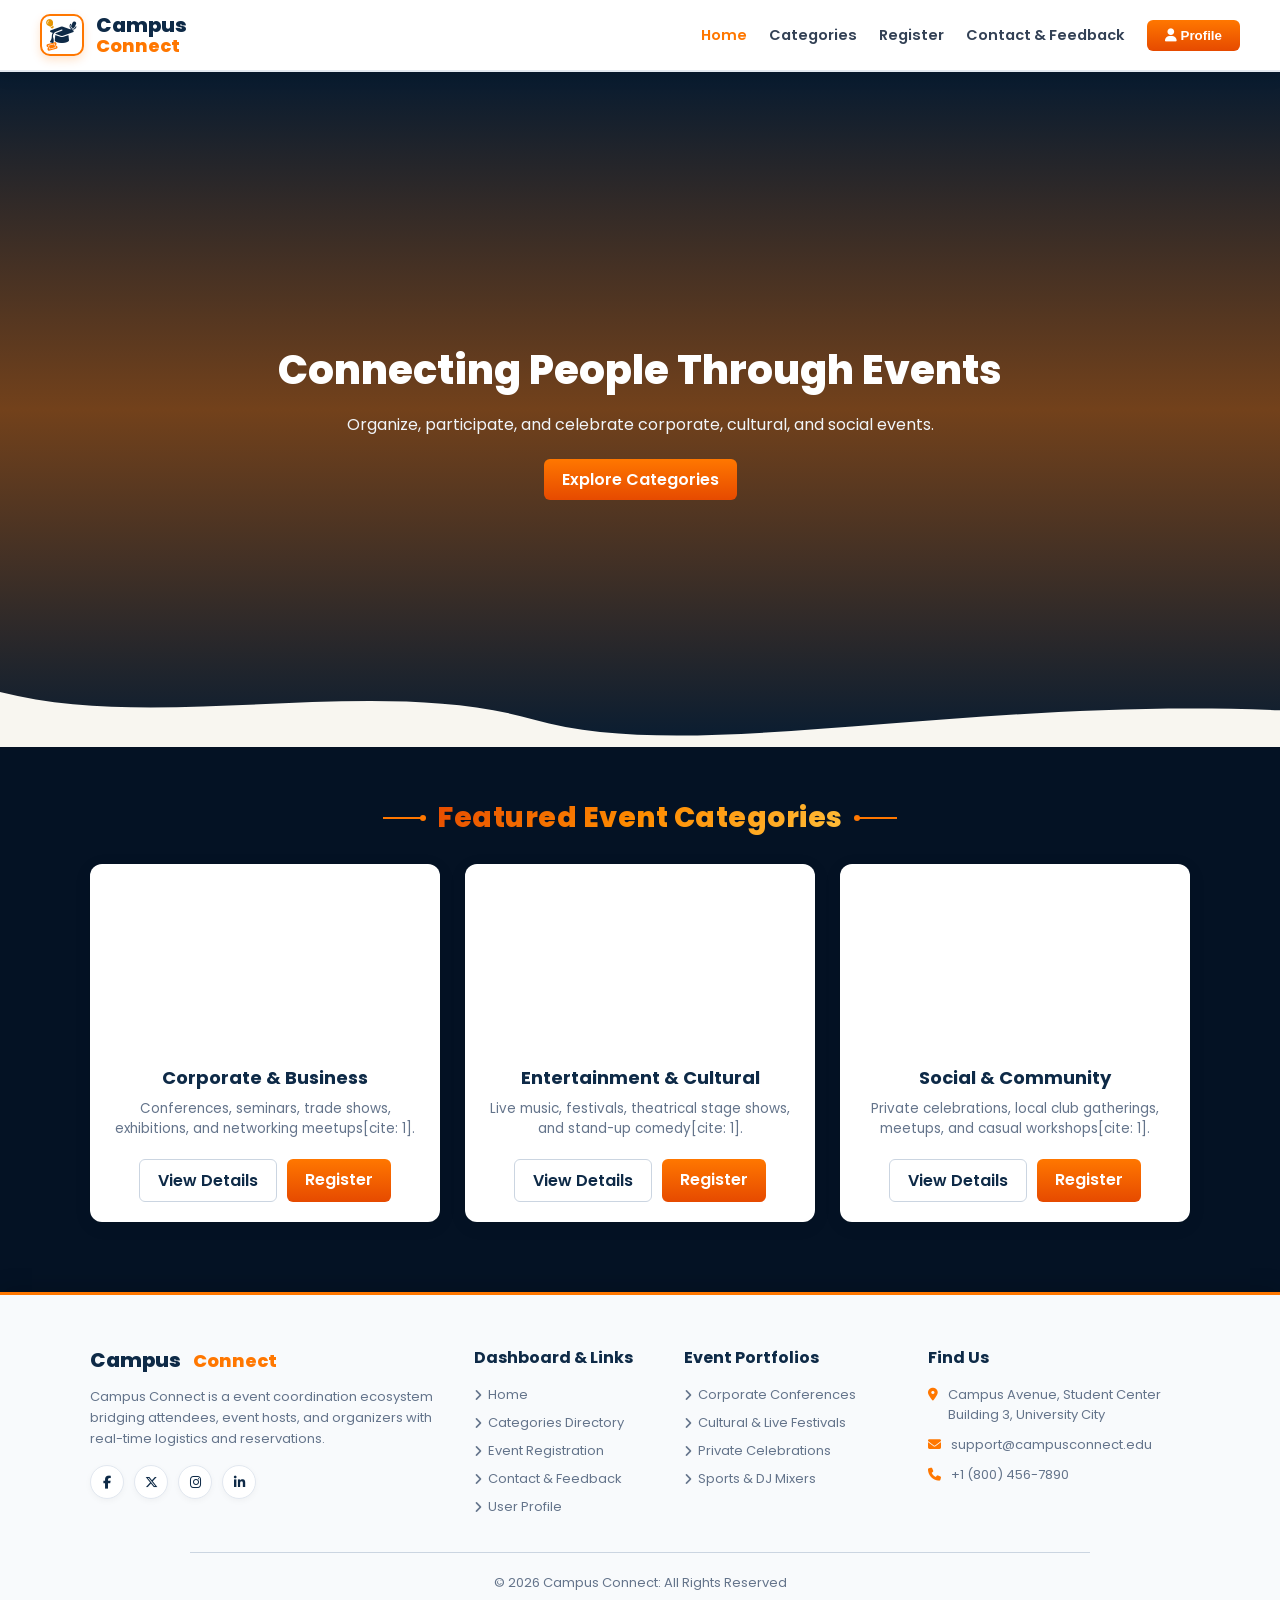
<file: index.html>
<!DOCTYPE html>
<html lang="en">
<head>
  <meta charset="UTF-8" />
  <meta name="viewport" content="width=device-width, initial-scale=1.0" />
  <title>Campus Connect - Home</title>
  <link rel="preconnect" href="https://fonts.googleapis.com">
  <link rel="preconnect" href="https://fonts.gstatic.com" crossorigin>
  <link href="https://fonts.googleapis.com/css2?family=Poppins:wght@300;400;500;600;700;800;900&display=swap" rel="stylesheet">
  <link rel="stylesheet" href="https://cdnjs.cloudflare.com/ajax/libs/font-awesome/6.5.1/css/all.min.css" />
  <link rel="stylesheet" href="style.css" />
</head>
<body>

  <!-- Light Theme Header -->
  <header class="navbar">
    <div class="logo">
      <div class="brand-badge">
        <i class="fa-solid fa-lightbulb spot-left"></i>
        <i class="fa-solid fa-graduation-cap cap-center"></i>
        <i class="fa-solid fa-microphone mic-right"></i>
        <i class="fa-solid fa-ticket ticket-bottom"></i>
      </div>
      <div class="logo-text-group">
        <span class="logo-campus">Campus</span>
        <span class="logo-connect">Connect</span>
      </div>
    </div>

    <!-- 3-Line Hamburger Button -->
    <button class="hamburger-btn" id="hamburgerBtn" aria-label="Toggle Navigation">
      <span class="bar"></span>
      <span class="bar"></span>
      <span class="bar"></span>
    </button>

    <nav class="nav-links" id="navLinks">
      <a href="index.html" class="active">Home</a>
      <a href="categories.html">Categories</a>
      <a href="register.html">Register</a>
      <a href="contact.html">Contact & Feedback</a>
      <div id="authNavContainer" class="auth-nav-group"></div>
    </nav>
  </header>

  <!-- Hero Section -->
  <section class="hero-section">
    <div class="hero-content">
      <h1>Connecting People Through Events</h1>
      <p>Organize, participate, and celebrate corporate, cultural, and social events.</p>
      <a href="categories.html" class="btn-orange hero-btn">Explore Categories</a>
    </div>

    <div class="wave-divider top-wave">
      <svg viewBox="0 0 1200 120" preserveAspectRatio="none">
        <path d="M0,0 C150,90 350,-40 500,60 C650,160 900,10 1200,40 L1200,120 L0,120 Z"></path>
      </svg>
    </div>
  </section>

  <!-- Featured Event Categories Section -->
 <section class="events-section">
  <!-- Added the gradient title classes here -->
  <div class="section-title categories-highlight-title">
    <span class="dot-line left"></span>
    <h2 class="categories-banner-text">Featured Event Categories</h2>
    <span class="dot-line right"></span>
  </div>

    <div class="events-container">
      <div class="event-card">
        <div class="card-image corp-img"></div>
        <div class="card-body">
          <h3>Corporate & Business</h3>
          <p class="event-desc">Conferences, seminars, trade shows, exhibitions, and networking meetups[cite: 1].</p>
          <div class="card-btn-group">
            <a href="categories.html#corporate" class="btn-secondary">View Details</a>
            <a href="register.html?cat=Corporate" class="btn-orange">Register</a>
          </div>
        </div>
      </div>

      <div class="event-card">
        <div class="card-image cultural-img"></div>
        <div class="card-body">
          <h3>Entertainment & Cultural</h3>
          <p class="event-desc">Live music, festivals, theatrical stage shows, and stand-up comedy[cite: 1].</p>
          <div class="card-btn-group">
            <a href="categories.html#entertainment" class="btn-secondary">View Details</a>
            <a href="register.html?cat=Entertainment" class="btn-orange">Register</a>
          </div>
        </div>
      </div>

      <div class="event-card">
        <div class="card-image social-img"></div>
        <div class="card-body">
          <h3>Social & Community</h3>
          <p class="event-desc">Private celebrations, local club gatherings, meetups, and casual workshops[cite: 1].</p>
          <div class="card-btn-group">
            <a href="categories.html#social" class="btn-secondary">View Details</a>
            <a href="register.html?cat=Social" class="btn-orange">Register</a>
          </div>
        </div>
      </div>
    </div>
  </section>

  <!-- Expanded Light Footer -->
  <footer class="footer">
    <div class="footer-grid">
      <!-- Col 1: About -->
      <div class="footer-col">
        <div class="logo footer-logo">
          <span class="logo-campus">Campus</span>
          <span class="logo-connect">Connect</span>
        </div>
        <p class="footer-about-text">
          Campus Connect is a event coordination ecosystem bridging attendees, event hosts, and organizers with real-time logistics and reservations.
        </p>
        <div class="footer-socials">
          <a href="#" aria-label="Facebook"><i class="fa-brands fa-facebook-f"></i></a>
          <a href="#" aria-label="Twitter"><i class="fa-brands fa-x-twitter"></i></a>
          <a href="#" aria-label="Instagram"><i class="fa-brands fa-instagram"></i></a>
          <a href="#" aria-label="LinkedIn"><i class="fa-brands fa-linkedin-in"></i></a>
        </div>
      </div>

      <!-- Col 2: Dashboard Links -->
      <div class="footer-col">
        <h4>Dashboard & Links</h4>
        <ul class="footer-links">
          <li><a href="index.html"><i class="fa-solid fa-angle-right"></i> Home</a></li>
          <li><a href="categories.html"><i class="fa-solid fa-angle-right"></i> Categories Directory</a></li>
          <li><a href="register.html"><i class="fa-solid fa-angle-right"></i> Event Registration</a></li>
          <li><a href="contact.html"><i class="fa-solid fa-angle-right"></i> Contact & Feedback</a></li>
          <li><a href="profile.html"><i class="fa-solid fa-angle-right"></i> User Profile</a></li>
        </ul>
      </div>

      <!-- Col 3: Categories -->
      <div class="footer-col">
        <h4>Event Portfolios</h4>
        <ul class="footer-links">
          <li><a href="categories.html#corporate"><i class="fa-solid fa-angle-right"></i> Corporate Conferences</a></li>
          <li><a href="categories.html#entertainment"><i class="fa-solid fa-angle-right"></i> Cultural & Live Festivals</a></li>
          <li><a href="categories.html#social"><i class="fa-solid fa-angle-right"></i> Private Celebrations</a></li>
          <li><a href="categories.html#social"><i class="fa-solid fa-angle-right"></i> Sports & DJ Mixers</a></li>
        </ul>
      </div>

      <!-- Col 4: Find Us -->
      <div class="footer-col">
        <h4>Find Us</h4>
        <div class="footer-contact-item">
          <i class="fa-solid fa-location-dot"></i>
          <span>Campus Avenue, Student Center Building 3, University City</span>
        </div>
        <div class="footer-contact-item">
          <i class="fa-solid fa-envelope"></i>
          <span>support@campusconnect.edu</span>
        </div>
        <div class="footer-contact-item">
          <i class="fa-solid fa-phone"></i>
          <span>+1 (800) 456-7890</span>
        </div>
      </div>
    </div>

    <div class="footer-divider">
      <span class="line"></span>
      <p>&copy; 2026 Campus Connect: All Rights Reserved</p>
      <span class="line"></span>
    </div>
  </footer>

  <!-- Unified Auth Modal (Login / Signup / Forgot Password) -->
  <div id="loginModal" class="modal">
    <div class="modal-content auth-modal-box">
      <button class="close-btn" id="closeLoginBtn">&times;</button>
      <h3 id="authModalTitle">Login to Your Account</h3>
      <p id="authModalDesc" class="auth-desc">Enter your credentials to continue.</p>

      <!-- Main Login / Signup Form -->
      <form id="authForm" class="styled-form">
        <label for="authUsername">Username</label>
        <input type="text" id="authUsername" placeholder="Enter unique username" required />

        <div id="emailGroup" style="display: none;">
          <label for="authEmail">Email Address</label>
          <input type="email" id="authEmail" placeholder="Enter valid email" />
        </div>

        <div id="passwordGroup">
          <label for="authPassword">Password</label>
          <input type="password" id="authPassword" placeholder="Enter password" required />
        </div>

        <div id="confirmPasswordGroup" style="display: none;">
          <label for="authConfirmPassword">Confirm Password</label>
          <input type="password" id="authConfirmPassword" placeholder="Confirm your password" />
        </div>

        <button type="submit" id="authSubmitBtn" class="btn-orange submit-full">Login</button>
      </form>

      <!-- Forgot Password Reset Form -->
      <form id="forgotForm" class="styled-form" style="display: none;">
        <label for="forgotUsername">Username</label>
        <input type="text" id="forgotUsername" placeholder="Enter your registered username" required />

        <label for="forgotEmail">Registered Email</label>
        <input type="email" id="forgotEmail" placeholder="Enter your account email" required />

        <label for="forgotNewPassword">New Password</label>
        <input type="password" id="forgotNewPassword" placeholder="Create a new password" required />

        <label for="forgotConfirmPassword">Confirm New Password</label>
        <input type="password" id="forgotConfirmPassword" placeholder="Confirm new password" required />

        <button type="submit" class="btn-orange submit-full">Reset & Update Password</button>
      </form>

      <div class="auth-toggle-box">
        <div id="forgotPasswordLinkContainer">
          <a href="#" id="forgotPasswordLink">Forgot Password?</a>
        </div>
        <a href="#" id="toggleAuthMode">Don't have an account? <strong>Sign Up</strong></a>
      </div>
    </div>
  </div>

  <div id="toast" class="toast"></div>
  <script src="script.js"></script>
</body>
</html>
</file>
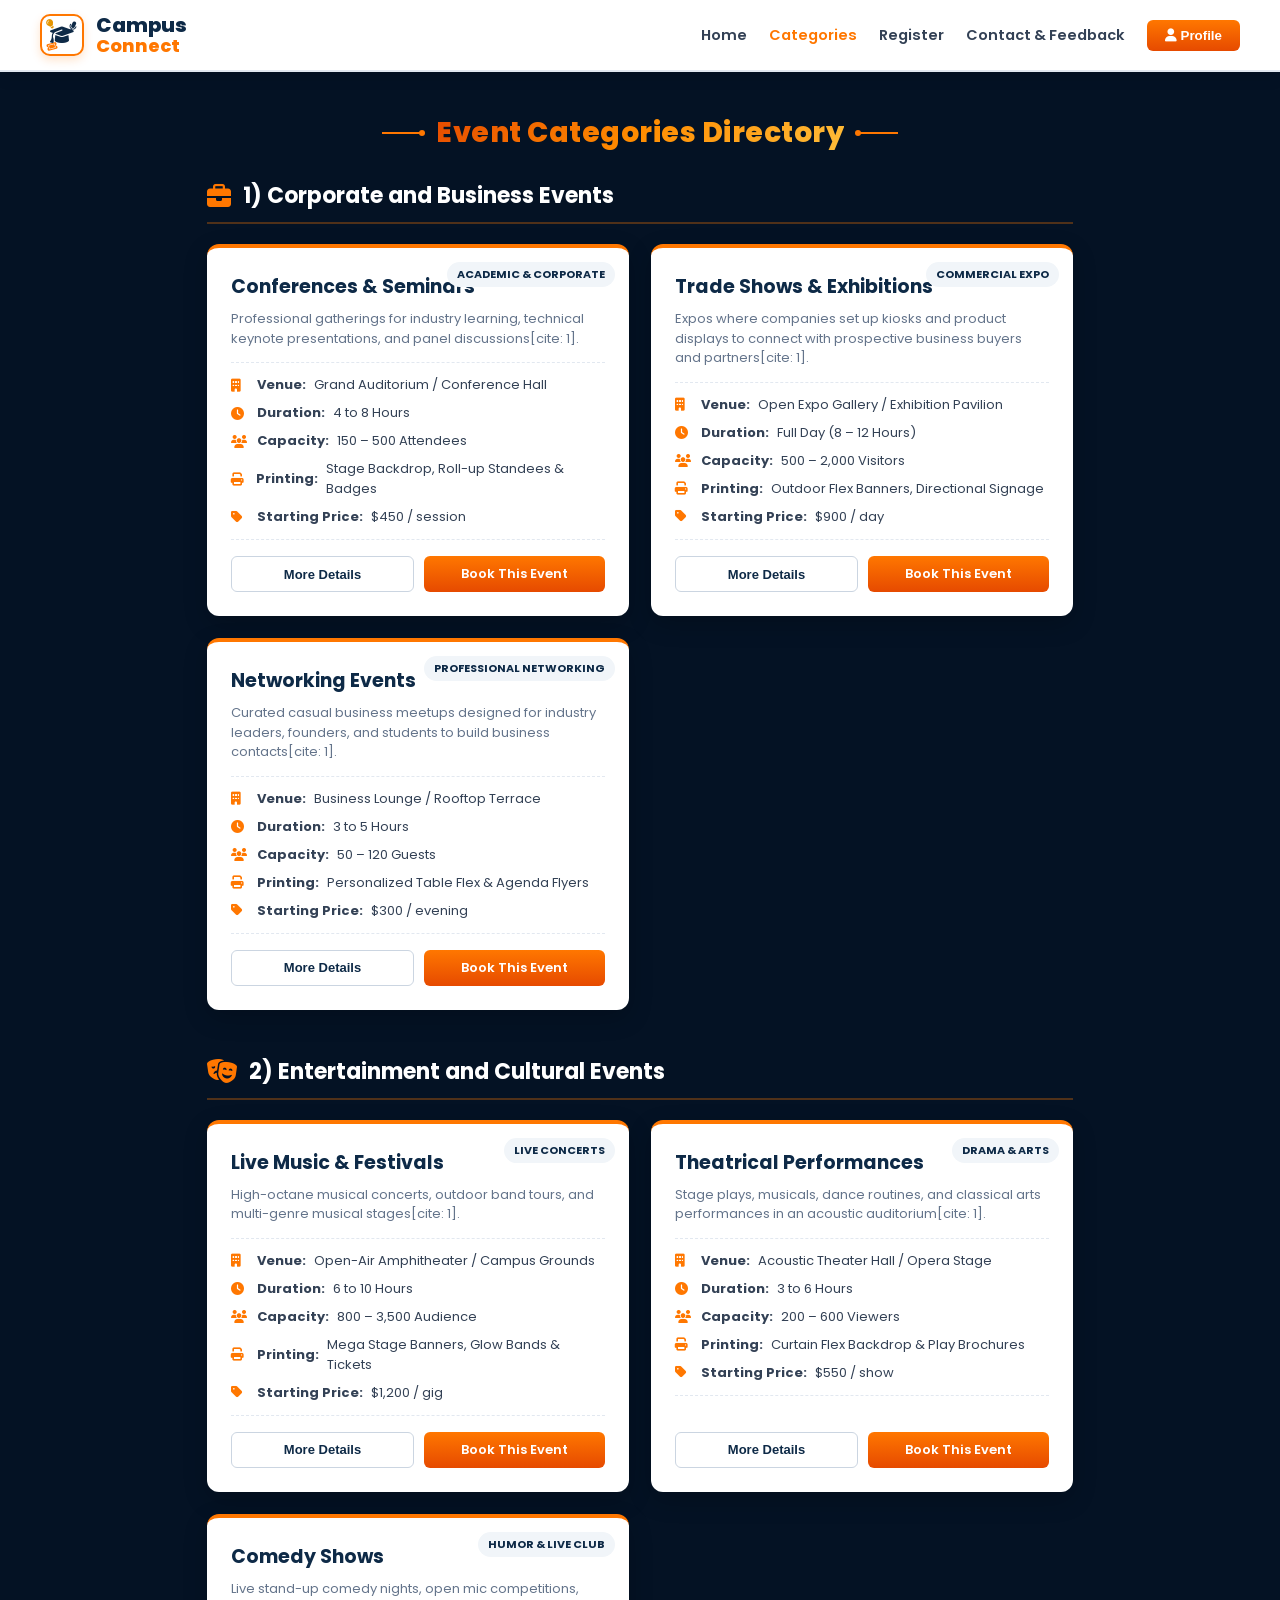
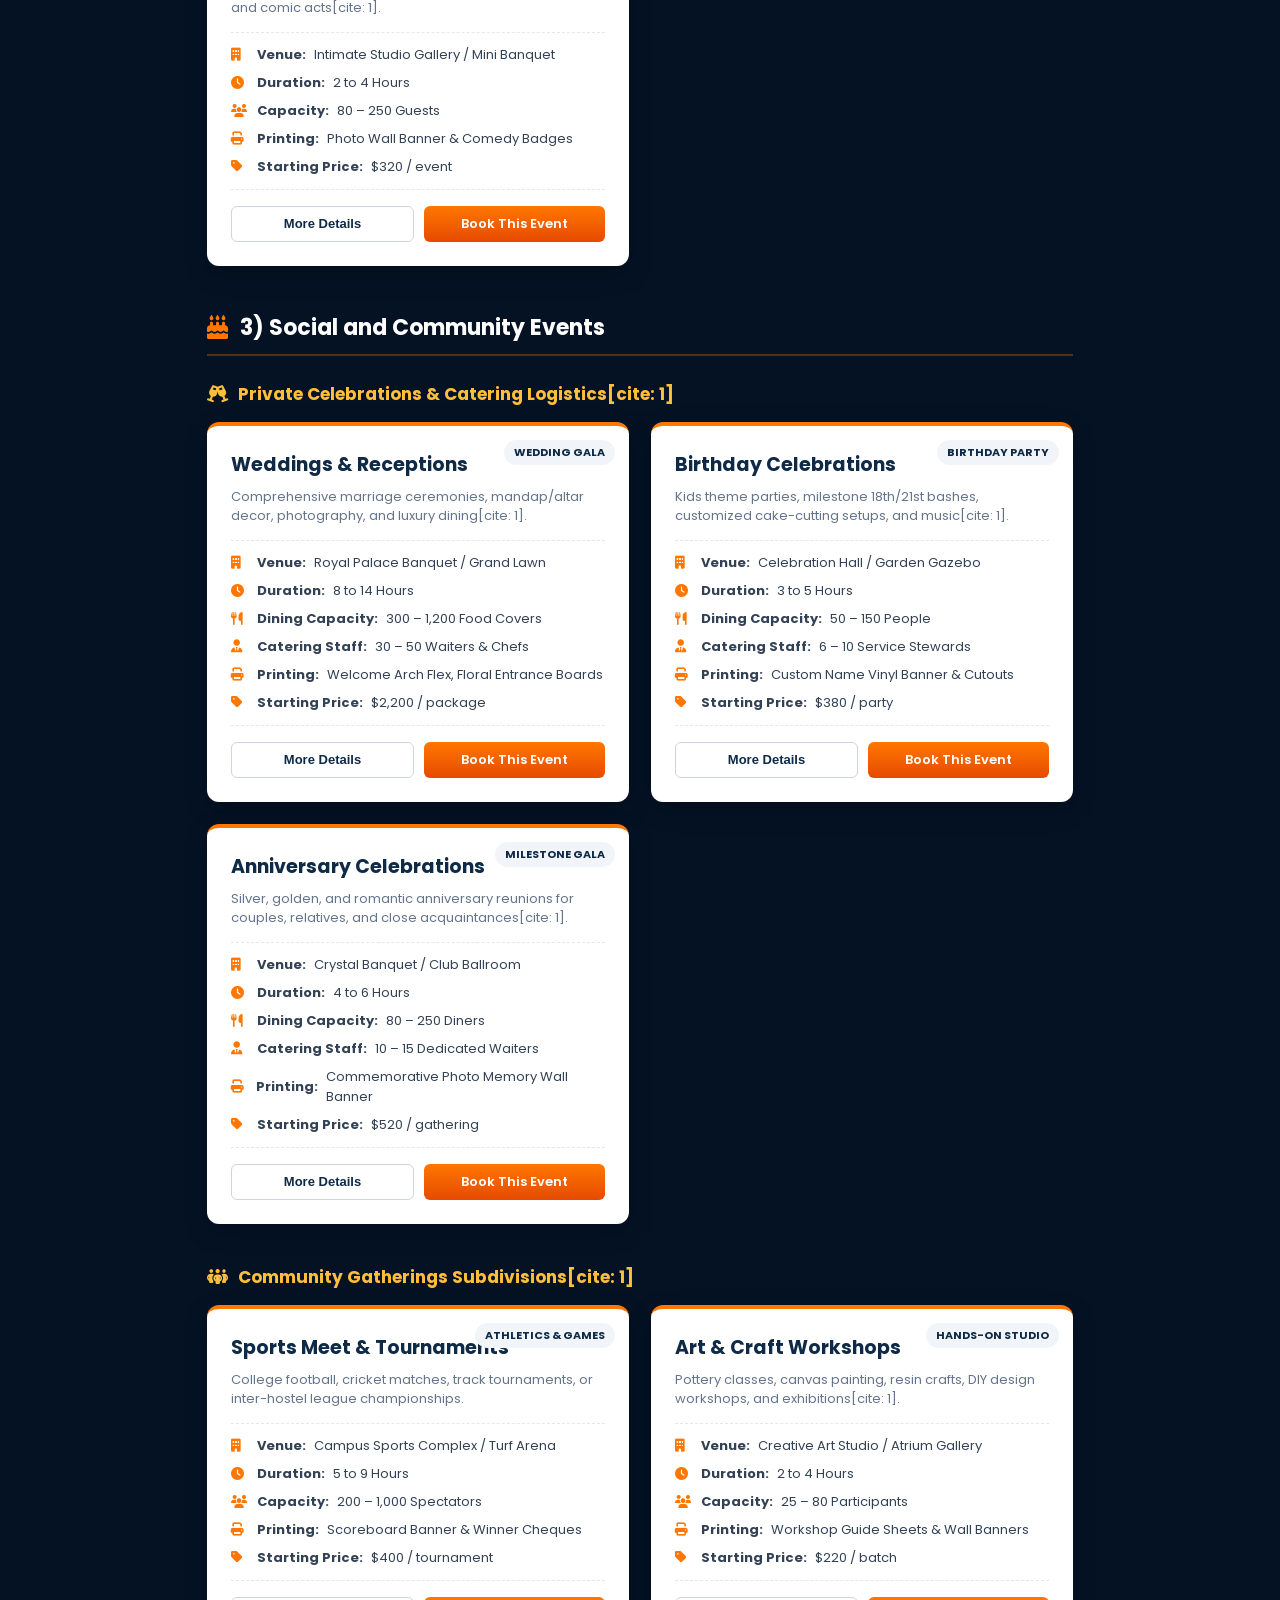
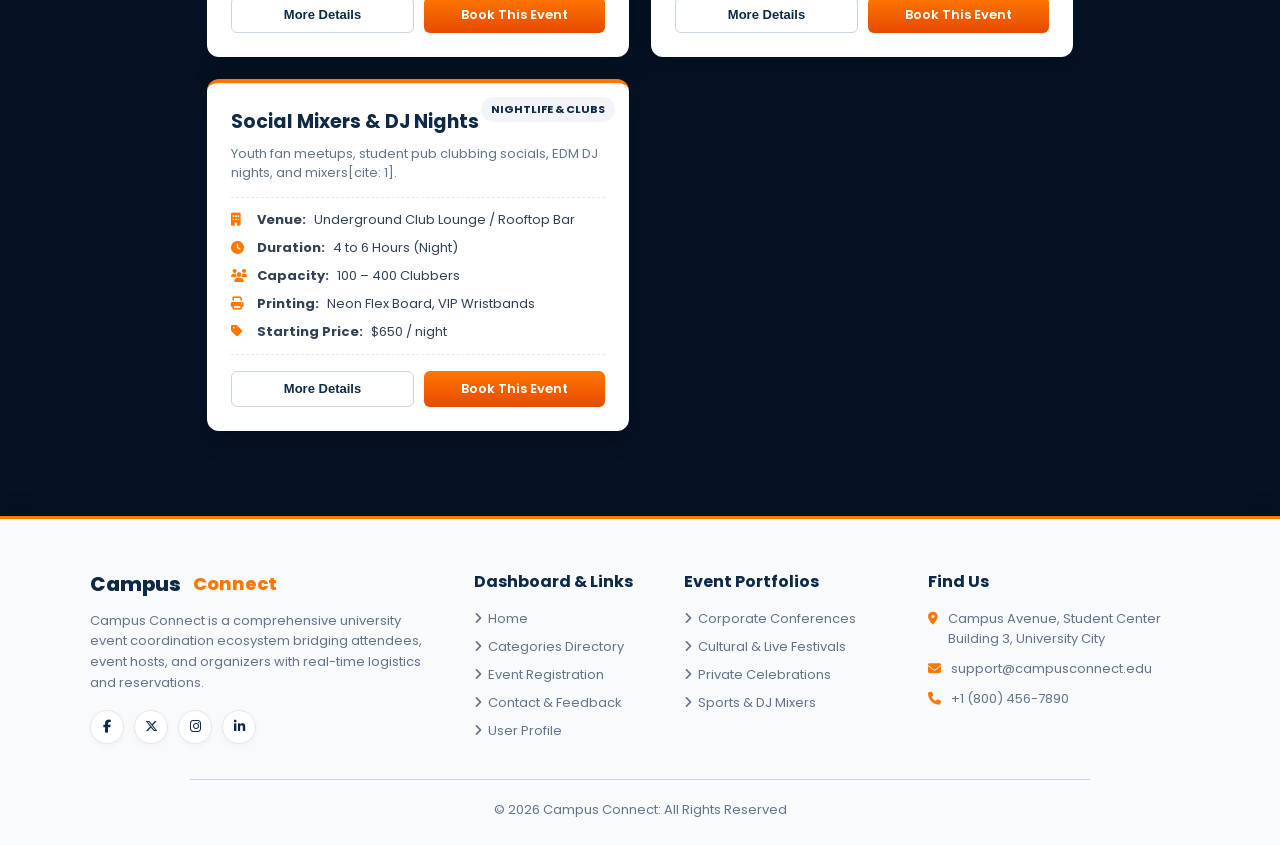
<file: categories.html>
<!DOCTYPE html>
<html lang="en">
<head>
  <meta charset="UTF-8" />
  <meta name="viewport" content="width=device-width, initial-scale=1.0" />
  <title>Event Categories - Campus Connect</title>
  <link rel="preconnect" href="https://fonts.googleapis.com">
  <link rel="preconnect" href="https://fonts.gstatic.com" crossorigin>
  <link href="https://fonts.googleapis.com/css2?family=Poppins:wght@300;400;500;600;700;800;900&display=swap" rel="stylesheet">
  <link rel="stylesheet" href="https://cdnjs.cloudflare.com/ajax/libs/font-awesome/6.5.1/css/all.min.css" />
  <link rel="stylesheet" href="style.css" />
</head>
<body>

  <!-- Light Theme Header -->
  <header class="navbar page-nav">
    <div class="logo">
      <div class="brand-badge">
        <i class="fa-solid fa-lightbulb spot-left"></i>
        <i class="fa-solid fa-graduation-cap cap-center"></i>
        <i class="fa-solid fa-microphone mic-right"></i>
        <i class="fa-solid fa-ticket ticket-bottom"></i>
      </div>
      <div class="logo-text-group">
        <span class="logo-campus">Campus</span>
        <span class="logo-connect">Connect</span>
      </div>
    </div>

    <button class="hamburger-btn" id="hamburgerBtn" aria-label="Toggle Navigation">
      <span class="bar"></span>
      <span class="bar"></span>
      <span class="bar"></span>
    </button>

    <nav class="nav-links" id="navLinks">
      <a href="index.html">Home</a>
      <a href="categories.html" class="active">Categories</a>
      <a href="register.html">Register</a>
      <a href="contact.html">Contact & Feedback</a>
      <div id="authNavContainer" class="auth-nav-group"></div>
    </nav>
  </header>

  <main class="page-container">
    <div class="section-title categories-highlight-title">
      <span class="dot-line left"></span>
      <h2 class="categories-banner-text">Event Categories Directory</h2>
      <span class="dot-line right"></span>
    </div>

    <!-- 1) Corporate & Business Events -->
    <section id="corporate" class="category-group">
      <div class="group-heading">
        <i class="fa-solid fa-briefcase group-icon"></i>
        <h2>1) Corporate and Business Events</h2>
      </div>

      <div class="sub-event-grid">
        <div class="detailed-event-card">
          <div class="card-badge">Academic & Corporate</div>
          <h3>Conferences & Seminars</h3>
          <p class="card-summary">Professional gatherings for industry learning, technical keynote presentations, and panel discussions[cite: 1].</p>
          <ul class="spec-list">
            <li><i class="fa-solid fa-building"></i> <strong>Venue:</strong> Grand Auditorium / Conference Hall</li>
            <li><i class="fa-solid fa-clock"></i> <strong>Duration:</strong> 4 to 8 Hours</li>
            <li><i class="fa-solid fa-users"></i> <strong>Capacity:</strong> 150 – 500 Attendees</li>
            <li><i class="fa-solid fa-print"></i> <strong>Printing:</strong> Stage Backdrop, Roll-up Standees & Badges</li>
            <li><i class="fa-solid fa-tag"></i> <strong>Starting Price:</strong> $450 / session</li>
          </ul>
          <div class="card-actions">
            <button class="btn-secondary modal-trigger" data-title="Conferences & Seminars" data-details="Equipped with dual HD projectors, high-grade podium audio, stage LED lighting, complimentary coffee/snack bar setup, and custom printed ID badges with lanyard kits.">More Details</button>
            <a href="register.html?event=Conferences and Seminars" class="btn-orange">Book This Event</a>
          </div>
        </div>

        <div class="detailed-event-card">
          <div class="card-badge">Commercial Expo</div>
          <h3>Trade Shows & Exhibitions</h3>
          <p class="card-summary">Expos where companies set up kiosks and product displays to connect with prospective business buyers and partners[cite: 1].</p>
          <ul class="spec-list">
            <li><i class="fa-solid fa-building"></i> <strong>Venue:</strong> Open Expo Gallery / Exhibition Pavilion</li>
            <li><i class="fa-solid fa-clock"></i> <strong>Duration:</strong> Full Day (8 – 12 Hours)</li>
            <li><i class="fa-solid fa-users"></i> <strong>Capacity:</strong> 500 – 2,000 Visitors</li>
            <li><i class="fa-solid fa-print"></i> <strong>Printing:</strong> Outdoor Flex Banners, Directional Signage</li>
            <li><i class="fa-solid fa-tag"></i> <strong>Starting Price:</strong> $900 / day</li>
          </ul>
          <div class="card-actions">
            <button class="btn-secondary modal-trigger" data-title="Trade Shows & Exhibitions" data-details="Equipped with modular partition stalls (3x3m), high-capacity stable electrical outlets per kiosk, public address speakers, and perimeter entry control passes.">More Details</button>
            <a href="register.html?event=Trade Shows and Exhibitions" class="btn-orange">Book This Event</a>
          </div>
        </div>

        <div class="detailed-event-card">
          <div class="card-badge">Professional Networking</div>
          <h3>Networking Events</h3>
          <p class="card-summary">Curated casual business meetups designed for industry leaders, founders, and students to build business contacts[cite: 1].</p>
          <ul class="spec-list">
            <li><i class="fa-solid fa-building"></i> <strong>Venue:</strong> Business Lounge / Rooftop Terrace</li>
            <li><i class="fa-solid fa-clock"></i> <strong>Duration:</strong> 3 to 5 Hours</li>
            <li><i class="fa-solid fa-users"></i> <strong>Capacity:</strong> 50 – 120 Guests</li>
            <li><i class="fa-solid fa-print"></i> <strong>Printing:</strong> Personalized Table Flex & Agenda Flyers</li>
            <li><i class="fa-solid fa-tag"></i> <strong>Starting Price:</strong> $300 / evening</li>
          </ul>
          <div class="card-actions">
            <button class="btn-secondary modal-trigger" data-title="Networking Events" data-details="Includes high-top standing cocktail tables, ambient background acoustic audio system, digital business card exchange kiosk, and finger food catering stations.">More Details</button>
            <a href="register.html?event=Networking Events" class="btn-orange">Book This Event</a>
          </div>
        </div>
      </div>
    </section>

    <!-- 2) Entertainment & Cultural Events -->
    <section id="entertainment" class="category-group">
      <div class="group-heading">
        <i class="fa-solid fa-masks-theater group-icon"></i>
        <h2>2) Entertainment and Cultural Events</h2>
      </div>

      <div class="sub-event-grid">
        <div class="detailed-event-card">
          <div class="card-badge">Live Concerts</div>
          <h3>Live Music & Festivals</h3>
          <p class="card-summary">High-octane musical concerts, outdoor band tours, and multi-genre musical stages[cite: 1].</p>
          <ul class="spec-list">
            <li><i class="fa-solid fa-building"></i> <strong>Venue:</strong> Open-Air Amphitheater / Campus Grounds</li>
            <li><i class="fa-solid fa-clock"></i> <strong>Duration:</strong> 6 to 10 Hours</li>
            <li><i class="fa-solid fa-users"></i> <strong>Capacity:</strong> 800 – 3,500 Audience</li>
            <li><i class="fa-solid fa-print"></i> <strong>Printing:</strong> Mega Stage Banners, Glow Bands & Tickets</li>
            <li><i class="fa-solid fa-tag"></i> <strong>Starting Price:</strong> $1,200 / gig</li>
          </ul>
          <div class="card-actions">
            <button class="btn-secondary modal-trigger" data-title="Live Music & Festivals" data-details="Includes line-array concert stage audio, laser/strobe lighting trusses, green rooms for bands, artist stage monitors, security barricades, and paramedic emergency first-aid station setup.">More Details</button>
            <a href="register.html?event=Live Music and Festivals" class="btn-orange">Book This Event</a>
          </div>
        </div>

        <div class="detailed-event-card">
          <div class="card-badge">Drama & Arts</div>
          <h3>Theatrical Performances</h3>
          <p class="card-summary">Stage plays, musicals, dance routines, and classical arts performances in an acoustic auditorium[cite: 1].</p>
          <ul class="spec-list">
            <li><i class="fa-solid fa-building"></i> <strong>Venue:</strong> Acoustic Theater Hall / Opera Stage</li>
            <li><i class="fa-solid fa-clock"></i> <strong>Duration:</strong> 3 to 6 Hours</li>
            <li><i class="fa-solid fa-users"></i> <strong>Capacity:</strong> 200 – 600 Viewers</li>
            <li><i class="fa-solid fa-print"></i> <strong>Printing:</strong> Curtain Flex Backdrop & Play Brochures</li>
            <li><i class="fa-solid fa-tag"></i> <strong>Starting Price:</strong> $550 / show</li>
          </ul>
          <div class="card-actions">
            <button class="btn-secondary modal-trigger" data-title="Theatrical Performances" data-details="Comes with automated curtain motorized pulley systems, motorized follow spotlights, multi-channel backstage communication headsets, and tiered plush seating.">More Details</button>
            <a href="register.html?event=Theatrical Performances" class="btn-orange">Book This Event</a>
          </div>
        </div>

        <div class="detailed-event-card">
          <div class="card-badge">Humor & Live Club</div>
          <h3>Comedy Shows</h3>
          <p class="card-summary">Live stand-up comedy nights, open mic competitions, and comic acts[cite: 1].</p>
          <ul class="spec-list">
            <li><i class="fa-solid fa-building"></i> <strong>Venue:</strong> Intimate Studio Gallery / Mini Banquet</li>
            <li><i class="fa-solid fa-clock"></i> <strong>Duration:</strong> 2 to 4 Hours</li>
            <li><i class="fa-solid fa-users"></i> <strong>Capacity:</strong> 80 – 250 Guests</li>
            <li><i class="fa-solid fa-print"></i> <strong>Printing:</strong> Photo Wall Banner & Comedy Badges</li>
            <li><i class="fa-solid fa-tag"></i> <strong>Starting Price:</strong> $320 / event</li>
          </ul>
          <div class="card-actions">
            <button class="btn-secondary modal-trigger" data-title="Comedy Shows" data-details="Features a single vintage condenser mic on chrome stand, warm single spotlight, low ceiling acoustic sound proofing, cabaret seating layout, and beverage counter integration.">More Details</button>
            <a href="register.html?event=Comedy Shows" class="btn-orange">Book This Event</a>
          </div>
        </div>
      </div>
    </section>

    <!-- 3) Social & Community Events -->
    <section id="social" class="category-group">
      <div class="group-heading">
        <i class="fa-solid fa-cake-candles group-icon"></i>
        <h2>3) Social and Community Events</h2>
      </div>

      <h3 class="subgroup-title"><i class="fa-solid fa-champagne-glasses"></i> Private Celebrations & Catering Logistics[cite: 1]</h3>
      <div class="sub-event-grid">
        <div class="detailed-event-card highlight-card">
          <div class="card-badge">Wedding Gala</div>
          <h3>Weddings & Receptions</h3>
          <p class="card-summary">Comprehensive marriage ceremonies, mandap/altar decor, photography, and luxury dining[cite: 1].</p>
          <ul class="spec-list">
            <li><i class="fa-solid fa-building"></i> <strong>Venue:</strong> Royal Palace Banquet / Grand Lawn</li>
            <li><i class="fa-solid fa-clock"></i> <strong>Duration:</strong> 8 to 14 Hours</li>
            <li><i class="fa-solid fa-utensils"></i> <strong>Dining Capacity:</strong> 300 – 1,200 Food Covers</li>
            <li><i class="fa-solid fa-user-tie"></i> <strong>Catering Staff:</strong> 30 – 50 Waiters & Chefs</li>
            <li><i class="fa-solid fa-print"></i> <strong>Printing:</strong> Welcome Arch Flex, Floral Entrance Boards</li>
            <li><i class="fa-solid fa-tag"></i> <strong>Starting Price:</strong> $2,200 / package</li>
          </ul>
          <div class="card-actions">
            <button class="btn-secondary modal-trigger" data-title="Wedding & Receptions" data-details="Complete 5-course hot multi-cuisine buffet, live cooking chaat/barbecue counters, bridal green room, thematic flower stage decor, dedicated dining table stewards, and cleanup crew included.">More Details</button>
            <a href="register.html?event=Weddings" class="btn-orange">Book This Event</a>
          </div>
        </div>

        <div class="detailed-event-card">
          <div class="card-badge">Birthday Party</div>
          <h3>Birthday Celebrations</h3>
          <p class="card-summary">Kids theme parties, milestone 18th/21st bashes, customized cake-cutting setups, and music[cite: 1].</p>
          <ul class="spec-list">
            <li><i class="fa-solid fa-building"></i> <strong>Venue:</strong> Celebration Hall / Garden Gazebo</li>
            <li><i class="fa-solid fa-clock"></i> <strong>Duration:</strong> 3 to 5 Hours</li>
            <li><i class="fa-solid fa-utensils"></i> <strong>Dining Capacity:</strong> 50 – 150 People</li>
            <li><i class="fa-solid fa-user-tie"></i> <strong>Catering Staff:</strong> 6 – 10 Service Stewards</li>
            <li><i class="fa-solid fa-print"></i> <strong>Printing:</strong> Custom Name Vinyl Banner & Cutouts</li>
            <li><i class="fa-solid fa-tag"></i> <strong>Starting Price:</strong> $380 / party</li>
          </ul>
          <div class="card-actions">
            <button class="btn-secondary modal-trigger" data-title="Birthday Celebrations" data-details="Includes balloon arch, customized birthday cake display podium, smoke fog machine, kids food station (burgers, nuggets, milkshakes), and DJ dance sound rig.">More Details</button>
            <a href="register.html?event=Birthdays" class="btn-orange">Book This Event</a>
          </div>
        </div>

        <div class="detailed-event-card">
          <div class="card-badge">Milestone Gala</div>
          <h3>Anniversary Celebrations</h3>
          <p class="card-summary">Silver, golden, and romantic anniversary reunions for couples, relatives, and close acquaintances[cite: 1].</p>
          <ul class="spec-list">
            <li><i class="fa-solid fa-building"></i> <strong>Venue:</strong> Crystal Banquet / Club Ballroom</li>
            <li><i class="fa-solid fa-clock"></i> <strong>Duration:</strong> 4 to 6 Hours</li>
            <li><i class="fa-solid fa-utensils"></i> <strong>Dining Capacity:</strong> 80 – 250 Diners</li>
            <li><i class="fa-solid fa-user-tie"></i> <strong>Catering Staff:</strong> 10 – 15 Dedicated Waiters</li>
            <li><i class="fa-solid fa-print"></i> <strong>Printing:</strong> Commemorative Photo Memory Wall Banner</li>
            <li><i class="fa-solid fa-tag"></i> <strong>Starting Price:</strong> $520 / gathering</li>
          </ul>
          <div class="card-actions">
            <button class="btn-secondary modal-trigger" data-title="Anniversary Celebrations" data-details="Offers candle-lit dining tables, memory slideshow LED projection screen, romantic live violinist or acoustic duo, and champagne toast flute service.">More Details</button>
            <a href="register.html?event=Anniversaries" class="btn-orange">Book This Event</a>
          </div>
        </div>
      </div>

      <h3 class="subgroup-title" style="margin-top: 40px;"><i class="fa-solid fa-people-group"></i> Community Gatherings Subdivisions[cite: 1]</h3>
      <div class="sub-event-grid">
        <div class="detailed-event-card">
          <div class="card-badge">Athletics & Games</div>
          <h3>Sports Meet & Tournaments</h3>
          <p class="card-summary">College football, cricket matches, track tournaments, or inter-hostel league championships.</p>
          <ul class="spec-list">
            <li><i class="fa-solid fa-building"></i> <strong>Venue:</strong> Campus Sports Complex / Turf Arena</li>
            <li><i class="fa-solid fa-clock"></i> <strong>Duration:</strong> 5 to 9 Hours</li>
            <li><i class="fa-solid fa-users"></i> <strong>Capacity:</strong> 200 – 1,000 Spectators</li>
            <li><i class="fa-solid fa-print"></i> <strong>Printing:</strong> Scoreboard Banner & Winner Cheques</li>
            <li><i class="fa-solid fa-tag"></i> <strong>Starting Price:</strong> $400 / tournament</li>
          </ul>
          <div class="card-actions">
            <button class="btn-secondary modal-trigger" data-title="Sports Meet & Tournaments" data-details="Covers official referee stands, digital scoreboards, field line marking, hydration energy drink corners, trophy presentation podiums, and player medical tents.">More Details</button>
            <a href="register.html?event=Sports Tournament" class="btn-orange">Book This Event</a>
          </div>
        </div>

        <div class="detailed-event-card">
          <div class="card-badge">Hands-On Studio</div>
          <h3>Art & Craft Workshops</h3>
          <p class="card-summary">Pottery classes, canvas painting, resin crafts, DIY design workshops, and exhibitions[cite: 1].</p>
          <ul class="spec-list">
            <li><i class="fa-solid fa-building"></i> <strong>Venue:</strong> Creative Art Studio / Atrium Gallery</li>
            <li><i class="fa-solid fa-clock"></i> <strong>Duration:</strong> 2 to 4 Hours</li>
            <li><i class="fa-solid fa-users"></i> <strong>Capacity:</strong> 25 – 80 Participants</li>
            <li><i class="fa-solid fa-print"></i> <strong>Printing:</strong> Workshop Guide Sheets & Wall Banners</li>
            <li><i class="fa-solid fa-tag"></i> <strong>Starting Price:</strong> $220 / batch</li>
          </ul>
          <div class="card-actions">
            <button class="btn-secondary modal-trigger" data-title="Art & Craft Workshops" data-details="Includes easels, pottery wheels, waterproof floor tarps, painting materials, instructor headset, and takeaway gift packaging for handmade crafts.">More Details</button>
            <a href="register.html?event=Art and Craft Workshop" class="btn-orange">Book This Event</a>
          </div>
        </div>

        <div class="detailed-event-card">
          <div class="card-badge">Nightlife & Clubs</div>
          <h3>Social Mixers & DJ Nights</h3>
          <p class="card-summary">Youth fan meetups, student pub clubbing socials, EDM DJ nights, and mixers[cite: 1].</p>
          <ul class="spec-list">
            <li><i class="fa-solid fa-building"></i> <strong>Venue:</strong> Underground Club Lounge / Rooftop Bar</li>
            <li><i class="fa-solid fa-clock"></i> <strong>Duration:</strong> 4 to 6 Hours (Night)</li>
            <li><i class="fa-solid fa-users"></i> <strong>Capacity:</strong> 100 – 400 Clubbers</li>
            <li><i class="fa-solid fa-print"></i> <strong>Printing:</strong> Neon Flex Board, VIP Wristbands</li>
            <li><i class="fa-solid fa-tag"></i> <strong>Starting Price:</strong> $650 / night</li>
          </ul>
          <div class="card-actions">
            <button class="btn-secondary modal-trigger" data-title="Social Mixers & DJ Nights" data-details="Provides high-wattage bass sound system, strobe strobe lights, DJ console mixer gear, bouncer security check at door, mocktail bar, and VIP couch enclosures.">More Details</button>
            <a href="register.html?event=Social Mixer (DJ Night)" class="btn-orange">Book This Event</a>
          </div>
        </div>
      </div>
    </section>
  </main>

  <footer class="footer">
    <div class="footer-grid">
      <div class="footer-col">
        <div class="logo footer-logo">
          <span class="logo-campus">Campus</span>
          <span class="logo-connect">Connect</span>
        </div>
        <p class="footer-about-text">
          Campus Connect is a comprehensive university event coordination ecosystem bridging attendees, event hosts, and organizers with real-time logistics and reservations.
        </p>
        <div class="footer-socials">
          <a href="#" aria-label="Facebook"><i class="fa-brands fa-facebook-f"></i></a>
          <a href="#" aria-label="Twitter"><i class="fa-brands fa-x-twitter"></i></a>
          <a href="#" aria-label="Instagram"><i class="fa-brands fa-instagram"></i></a>
          <a href="#" aria-label="LinkedIn"><i class="fa-brands fa-linkedin-in"></i></a>
        </div>
      </div>

      <div class="footer-col">
        <h4>Dashboard & Links</h4>
        <ul class="footer-links">
          <li><a href="index.html"><i class="fa-solid fa-angle-right"></i> Home</a></li>
          <li><a href="categories.html"><i class="fa-solid fa-angle-right"></i> Categories Directory</a></li>
          <li><a href="register.html"><i class="fa-solid fa-angle-right"></i> Event Registration</a></li>
          <li><a href="contact.html"><i class="fa-solid fa-angle-right"></i> Contact & Feedback</a></li>
          <li><a href="profile.html"><i class="fa-solid fa-angle-right"></i> User Profile</a></li>
        </ul>
      </div>

      <div class="footer-col">
        <h4>Event Portfolios</h4>
        <ul class="footer-links">
          <li><a href="categories.html#corporate"><i class="fa-solid fa-angle-right"></i> Corporate Conferences</a></li>
          <li><a href="categories.html#entertainment"><i class="fa-solid fa-angle-right"></i> Cultural & Live Festivals</a></li>
          <li><a href="categories.html#social"><i class="fa-solid fa-angle-right"></i> Private Celebrations</a></li>
          <li><a href="categories.html#social"><i class="fa-solid fa-angle-right"></i> Sports & DJ Mixers</a></li>
        </ul>
      </div>

      <div class="footer-col">
        <h4>Find Us</h4>
        <div class="footer-contact-item">
          <i class="fa-solid fa-location-dot"></i>
          <span>Campus Avenue, Student Center Building 3, University City</span>
        </div>
        <div class="footer-contact-item">
          <i class="fa-solid fa-envelope"></i>
          <span>support@campusconnect.edu</span>
        </div>
        <div class="footer-contact-item">
          <i class="fa-solid fa-phone"></i>
          <span>+1 (800) 456-7890</span>
        </div>
      </div>
    </div>

    <div class="footer-divider">
      <span class="line"></span>
      <p>&copy; 2026 Campus Connect: All Rights Reserved</p>
      <span class="line"></span>
    </div>
  </footer>

  <!-- Details Popup Modal -->
  <div id="detailsModal" class="modal">
    <div class="modal-content details-modal-content">
      <button class="close-btn" id="closeDetailsBtn">&times;</button>
      <div class="modal-badge-icon"><i class="fa-solid fa-circle-info"></i></div>
      <h3 id="detailsTitle">Event Details</h3>
      <p id="detailsBody" class="details-text"></p>
      <a id="detailsBookBtn" href="register.html" class="btn-orange" style="margin-top: 15px; width: 100%;">Book This Package Now</a>
    </div>
  </div>

  <!-- Unified Auth Modal -->
  <div id="loginModal" class="modal">
    <div class="modal-content auth-modal-box">
      <button class="close-btn" id="closeLoginBtn">&times;</button>
      <h3 id="authModalTitle">Login to Your Account</h3>
      <p id="authModalDesc" class="auth-desc">Enter your credentials to continue.</p>

      <form id="authForm" class="styled-form">
        <label for="authUsername">Username</label>
        <input type="text" id="authUsername" placeholder="Enter unique username" required />

        <div id="emailGroup" style="display: none;">
          <label for="authEmail">Email Address</label>
          <input type="email" id="authEmail" placeholder="Enter valid email" />
        </div>

        <div id="passwordGroup">
          <label for="authPassword">Password</label>
          <input type="password" id="authPassword" placeholder="Enter password" required />
        </div>

        <div id="confirmPasswordGroup" style="display: none;">
          <label for="authConfirmPassword">Confirm Password</label>
          <input type="password" id="authConfirmPassword" placeholder="Confirm your password" />
        </div>

        <button type="submit" id="authSubmitBtn" class="btn-orange submit-full">Login</button>
      </form>

      <form id="forgotForm" class="styled-form" style="display: none;">
        <label for="forgotUsername">Username</label>
        <input type="text" id="forgotUsername" placeholder="Enter your registered username" required />

        <label for="forgotEmail">Registered Email</label>
        <input type="email" id="forgotEmail" placeholder="Enter your account email" required />

        <label for="forgotNewPassword">New Password</label>
        <input type="password" id="forgotNewPassword" placeholder="Create a new password" required />

        <label for="forgotConfirmPassword">Confirm New Password</label>
        <input type="password" id="forgotConfirmPassword" placeholder="Confirm new password" required />

        <button type="submit" class="btn-orange submit-full">Reset & Update Password</button>
      </form>

      <div class="auth-toggle-box">
        <div id="forgotPasswordLinkContainer">
          <a href="#" id="forgotPasswordLink">Forgot Password?</a>
        </div>
        <a href="#" id="toggleAuthMode">Don't have an account? <strong>Sign Up</strong></a>
      </div>
    </div>
  </div>

  <div id="toast" class="toast"></div>
  <script src="script.js"></script>
</body>
</html>
</file>
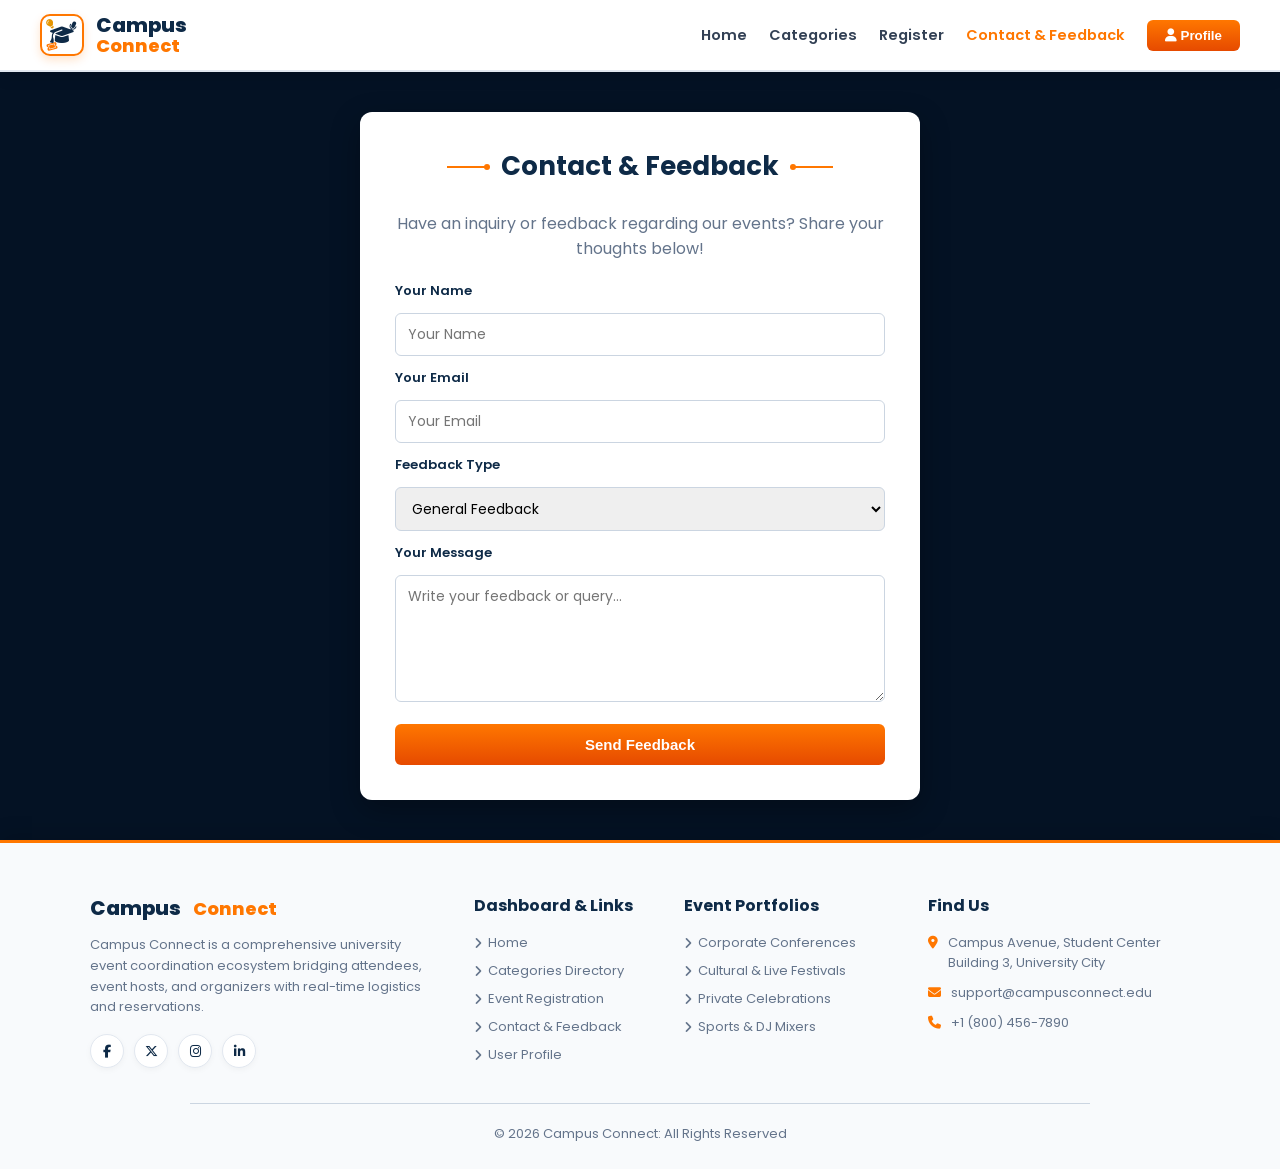
<file: contact.html>
<!DOCTYPE html>
<html lang="en">
<head>
  <meta charset="UTF-8" />
  <meta name="viewport" content="width=device-width, initial-scale=1.0" />
  <title>Contact & Feedback - Campus Connect</title>
  <link rel="preconnect" href="https://fonts.googleapis.com">
  <link rel="preconnect" href="https://fonts.gstatic.com" crossorigin>
  <link href="https://fonts.googleapis.com/css2?family=Poppins:wght@300;400;500;600;700;800;900&display=swap" rel="stylesheet">
  <link rel="stylesheet" href="https://cdnjs.cloudflare.com/ajax/libs/font-awesome/6.5.1/css/all.min.css" />
  <link rel="stylesheet" href="style.css" />
</head>
<body>

  <!-- Light Theme Header -->
  <header class="navbar page-nav">
    <div class="logo">
      <div class="brand-badge">
        <i class="fa-solid fa-lightbulb spot-left"></i>
        <i class="fa-solid fa-graduation-cap cap-center"></i>
        <i class="fa-solid fa-microphone mic-right"></i>
        <i class="fa-solid fa-ticket ticket-bottom"></i>
      </div>
      <div class="logo-text-group">
        <span class="logo-campus">Campus</span>
        <span class="logo-connect">Connect</span>
      </div>
    </div>

    <button class="hamburger-btn" id="hamburgerBtn" aria-label="Toggle Navigation">
      <span class="bar"></span>
      <span class="bar"></span>
      <span class="bar"></span>
    </button>

    <nav class="nav-links" id="navLinks">
      <a href="index.html">Home</a>
      <a href="categories.html">Categories</a>
      <a href="register.html">Register</a>
      <a href="contact.html" class="active">Contact & Feedback</a>
      <div id="authNavContainer" class="auth-nav-group"></div>
    </nav>
  </header>

  <main class="page-container form-center-container">
    <div class="form-box">
      <div class="section-title">
        <span class="dot-line left"></span>
        <h2>Contact & Feedback</h2>
        <span class="dot-line right"></span>
      </div>
      <p style="text-align: center; color: #64748b; margin-bottom: 20px;">
        Have an inquiry or feedback regarding our events? Share your thoughts below!
      </p>
      <form id="feedbackForm" class="styled-form">
        <label for="fbName">Your Name</label>
        <input type="text" id="fbName" placeholder="Your Name" required />

        <label for="fbEmail">Your Email</label>
        <input type="email" id="fbEmail" placeholder="Your Email" required />

        <label for="fbType">Feedback Type</label>
        <select id="fbType" required>
          <option value="General Feedback">General Feedback</option>
          <option value="Event Suggestion">Event Suggestion</option>
          <option value="Complaint / Issue">Complaint / Issue</option>
        </select>

        <label for="fbMessage">Your Message</label>
        <textarea id="fbMessage" rows="5" placeholder="Write your feedback or query..." required></textarea>

        <button type="submit" class="btn-orange submit-full">Send Feedback</button>
      </form>
    </div>
  </main>

  <footer class="footer">
    <div class="footer-grid">
      <div class="footer-col">
        <div class="logo footer-logo">
          <span class="logo-campus">Campus</span>
          <span class="logo-connect">Connect</span>
        </div>
        <p class="footer-about-text">
          Campus Connect is a comprehensive university event coordination ecosystem bridging attendees, event hosts, and organizers with real-time logistics and reservations.
        </p>
        <div class="footer-socials">
          <a href="#" aria-label="Facebook"><i class="fa-brands fa-facebook-f"></i></a>
          <a href="#" aria-label="Twitter"><i class="fa-brands fa-x-twitter"></i></a>
          <a href="#" aria-label="Instagram"><i class="fa-brands fa-instagram"></i></a>
          <a href="#" aria-label="LinkedIn"><i class="fa-brands fa-linkedin-in"></i></a>
        </div>
      </div>

      <div class="footer-col">
        <h4>Dashboard & Links</h4>
        <ul class="footer-links">
          <li><a href="index.html"><i class="fa-solid fa-angle-right"></i> Home</a></li>
          <li><a href="categories.html"><i class="fa-solid fa-angle-right"></i> Categories Directory</a></li>
          <li><a href="register.html"><i class="fa-solid fa-angle-right"></i> Event Registration</a></li>
          <li><a href="contact.html"><i class="fa-solid fa-angle-right"></i> Contact & Feedback</a></li>
          <li><a href="profile.html"><i class="fa-solid fa-angle-right"></i> User Profile</a></li>
        </ul>
      </div>

      <div class="footer-col">
        <h4>Event Portfolios</h4>
        <ul class="footer-links">
          <li><a href="categories.html#corporate"><i class="fa-solid fa-angle-right"></i> Corporate Conferences</a></li>
          <li><a href="categories.html#entertainment"><i class="fa-solid fa-angle-right"></i> Cultural & Live Festivals</a></li>
          <li><a href="categories.html#social"><i class="fa-solid fa-angle-right"></i> Private Celebrations</a></li>
          <li><a href="categories.html#social"><i class="fa-solid fa-angle-right"></i> Sports & DJ Mixers</a></li>
        </ul>
      </div>

      <div class="footer-col">
        <h4>Find Us</h4>
        <div class="footer-contact-item">
          <i class="fa-solid fa-location-dot"></i>
          <span>Campus Avenue, Student Center Building 3, University City</span>
        </div>
        <div class="footer-contact-item">
          <i class="fa-solid fa-envelope"></i>
          <span>support@campusconnect.edu</span>
        </div>
        <div class="footer-contact-item">
          <i class="fa-solid fa-phone"></i>
          <span>+1 (800) 456-7890</span>
        </div>
      </div>
    </div>

    <div class="footer-divider">
      <span class="line"></span>
      <p>&copy; 2026 Campus Connect: All Rights Reserved</p>
      <span class="line"></span>
    </div>
  </footer>

  <!-- Unified Auth Modal -->
  <div id="loginModal" class="modal">
    <div class="modal-content auth-modal-box">
      <button class="close-btn" id="closeLoginBtn">&times;</button>
      <h3 id="authModalTitle">Login to Your Account</h3>
      <p id="authModalDesc" class="auth-desc">Enter your credentials to continue.</p>

      <form id="authForm" class="styled-form">
        <label for="authUsername">Username</label>
        <input type="text" id="authUsername" placeholder="Enter unique username" required />

        <div id="emailGroup" style="display: none;">
          <label for="authEmail">Email Address</label>
          <input type="email" id="authEmail" placeholder="Enter valid email" />
        </div>

        <div id="passwordGroup">
          <label for="authPassword">Password</label>
          <input type="password" id="authPassword" placeholder="Enter password" required />
        </div>

        <div id="confirmPasswordGroup" style="display: none;">
          <label for="authConfirmPassword">Confirm Password</label>
          <input type="password" id="authConfirmPassword" placeholder="Confirm your password" />
        </div>

        <button type="submit" id="authSubmitBtn" class="btn-orange submit-full">Login</button>
      </form>

      <form id="forgotForm" class="styled-form" style="display: none;">
        <label for="forgotUsername">Username</label>
        <input type="text" id="forgotUsername" placeholder="Enter your registered username" required />

        <label for="forgotEmail">Registered Email</label>
        <input type="email" id="forgotEmail" placeholder="Enter your account email" required />

        <label for="forgotNewPassword">New Password</label>
        <input type="password" id="forgotNewPassword" placeholder="Create a new password" required />

        <label for="forgotConfirmPassword">Confirm New Password</label>
        <input type="password" id="forgotConfirmPassword" placeholder="Confirm new password" required />

        <button type="submit" class="btn-orange submit-full">Reset & Update Password</button>
      </form>

      <div class="auth-toggle-box">
        <div id="forgotPasswordLinkContainer">
          <a href="#" id="forgotPasswordLink">Forgot Password?</a>
        </div>
        <a href="#" id="toggleAuthMode">Don't have an account? <strong>Sign Up</strong></a>
      </div>
    </div>
  </div>

  <div id="toast" class="toast"></div>
  <script src="script.js"></script>
</body>
</html>
</file>
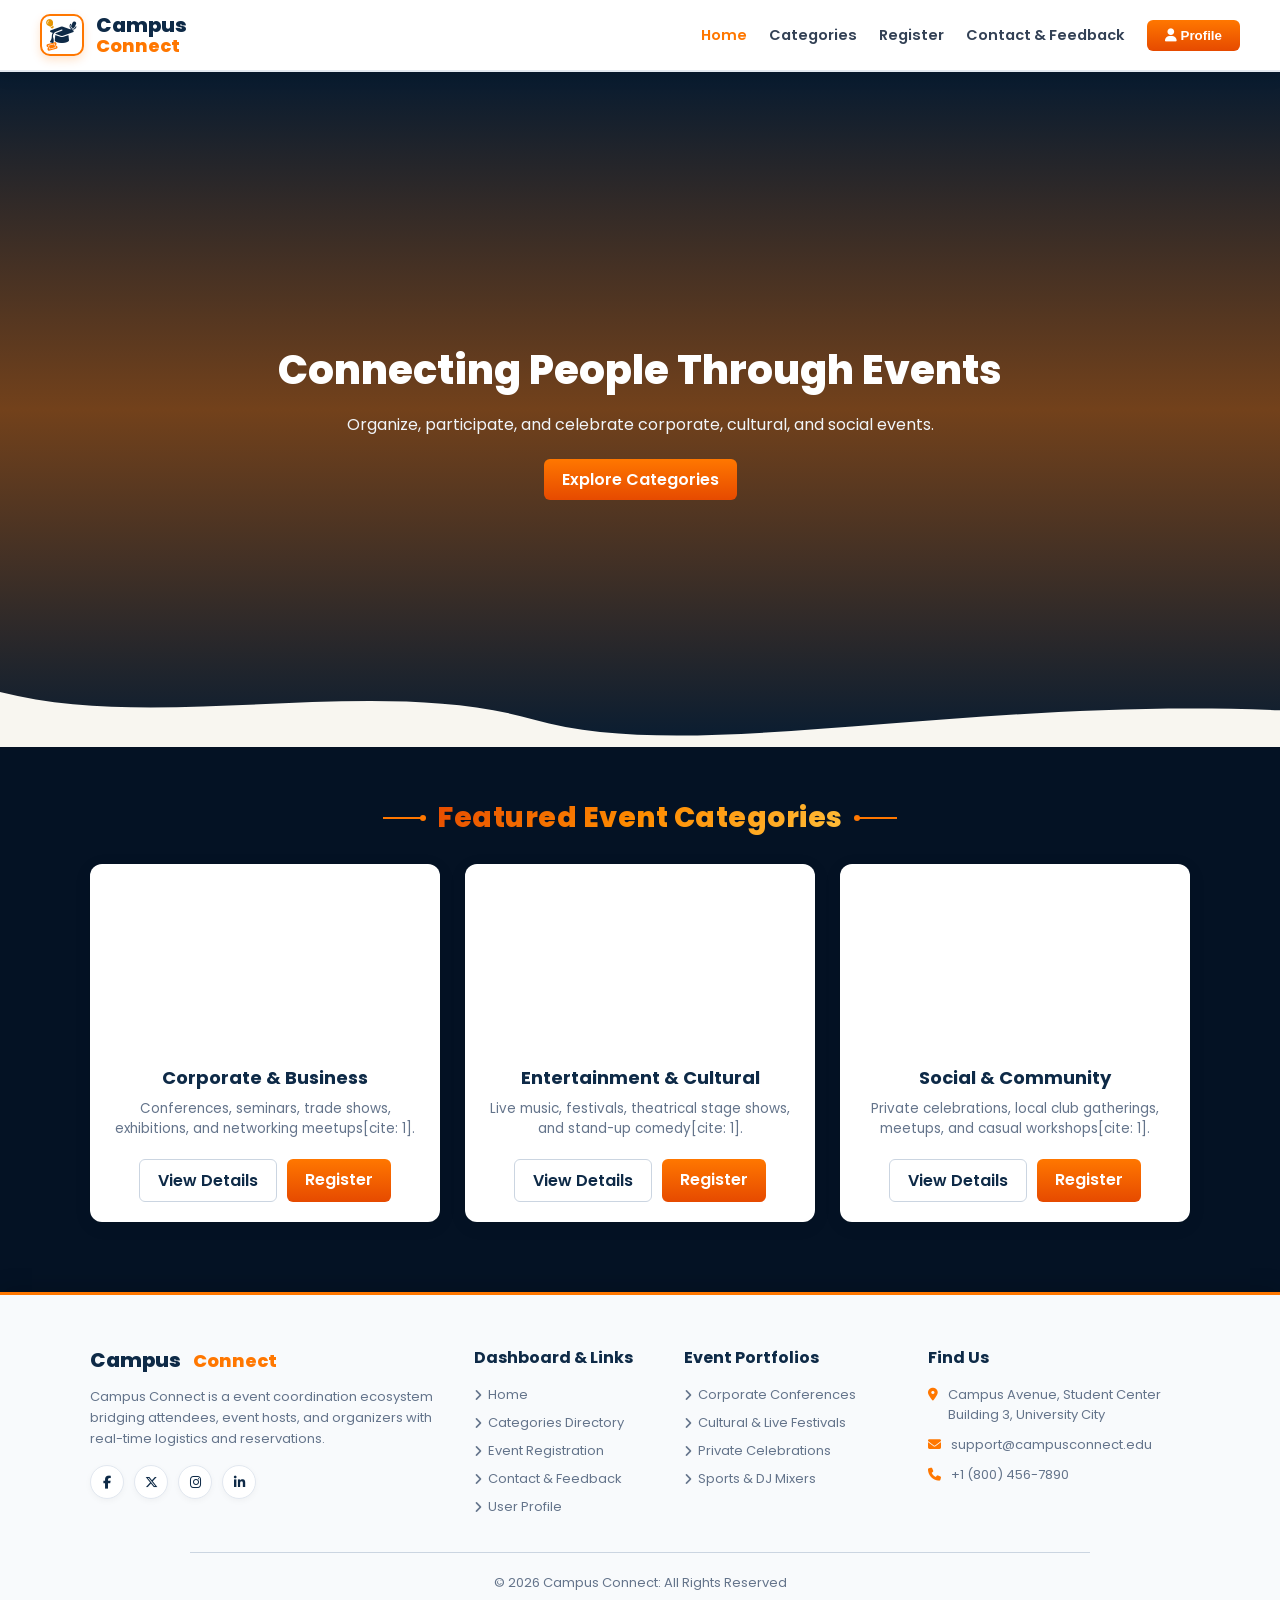
<file: profile.html>
<!DOCTYPE html>
<html lang="en">
<head>
  <meta charset="UTF-8" />
  <meta name="viewport" content="width=device-width, initial-scale=1.0" />
  <title>User Profile - Campus Connect</title>
  <link rel="preconnect" href="https://fonts.googleapis.com">
  <link rel="preconnect" href="https://fonts.gstatic.com" crossorigin>
  <link href="https://fonts.googleapis.com/css2?family=Poppins:wght@300;400;500;600;700;800;900&display=swap" rel="stylesheet">
  <link rel="stylesheet" href="https://cdnjs.cloudflare.com/ajax/libs/font-awesome/6.5.1/css/all.min.css" />
  <link rel="stylesheet" href="style.css" />
</head>
<body>

  <!-- Light Theme Header -->
  <header class="navbar page-nav">
    <div class="logo">
      <div class="brand-badge">
        <i class="fa-solid fa-lightbulb spot-left"></i>
        <i class="fa-solid fa-graduation-cap cap-center"></i>
        <i class="fa-solid fa-microphone mic-right"></i>
        <i class="fa-solid fa-ticket ticket-bottom"></i>
      </div>
      <div class="logo-text-group">
        <span class="logo-campus">Campus</span>
        <span class="logo-connect">Connect</span>
      </div>
    </div>

    <button class="hamburger-btn" id="hamburgerBtn" aria-label="Toggle Navigation">
      <span class="bar"></span>
      <span class="bar"></span>
      <span class="bar"></span>
    </button>

    <nav class="nav-links" id="navLinks">
      <a href="index.html">Home</a>
      <a href="categories.html">Categories</a>
      <a href="register.html">Register</a>
      <a href="contact.html">Contact & Feedback</a>
      <button id="logoutBtn" class="btn-secondary nav-btn"><i class="fa-solid fa-right-from-bracket"></i> Logout</button>
    </nav>
  </header>

  <main class="page-container form-center-container">
    <div class="profile-card">
      <div class="profile-header">
        <div class="profile-avatar"><i class="fa-solid fa-circle-user"></i></div>
        <div class="profile-meta">
          <h2 id="profileUsername">Authenticated User</h2>
          <p id="profileEmail" class="profile-email-tag"></p>
          <span class="status-tag active-badge"><i class="fa-solid fa-check"></i> Verified Account</span>
        </div>
      </div>

      <div class="profile-toolbar">
        <h3 style="color: var(--primary-navy); margin: 0;">Your Event Bookings</h3>
        <a href="register.html" class="btn-orange" style="font-size: 13px; padding: 7px 16px;">+ Book New Event</a>
      </div>

      <!-- Visible only if THIS specific user has no bookings -->
      <div id="noBookings" class="no-bookings-box" style="display: none;">
        <i class="fa-regular fa-calendar-xmark"></i>
        <p>You have no active event reservations.</p>
        <a href="register.html" class="btn-secondary" style="margin-top: 10px;">Browse & Book Events</a>
      </div>

      <ul id="bookingList" class="booking-list"></ul>

      <div class="profile-footer-action">
        <button id="cardLogoutBtn" class="btn-secondary" style="width: 100%;"><i class="fa-solid fa-right-from-bracket"></i> Logout of Account</button>
      </div>
    </div>
  </main>

  <footer class="footer">
    <div class="footer-grid">
      <div class="footer-col">
        <div class="logo footer-logo">
          <span class="logo-campus">Campus</span>
          <span class="logo-connect">Connect</span>
        </div>
        <p class="footer-about-text">
          Campus Connect is a comprehensive university event coordination ecosystem bridging attendees, event hosts, and organizers with real-time logistics and reservations.
        </p>
        <div class="footer-socials">
          <a href="#" aria-label="Facebook"><i class="fa-brands fa-facebook-f"></i></a>
          <a href="#" aria-label="Twitter"><i class="fa-brands fa-x-twitter"></i></a>
          <a href="#" aria-label="Instagram"><i class="fa-brands fa-instagram"></i></a>
          <a href="#" aria-label="LinkedIn"><i class="fa-brands fa-linkedin-in"></i></a>
        </div>
      </div>

      <div class="footer-col">
        <h4>Dashboard & Links</h4>
        <ul class="footer-links">
          <li><a href="index.html"><i class="fa-solid fa-angle-right"></i> Home</a></li>
          <li><a href="categories.html"><i class="fa-solid fa-angle-right"></i> Categories Directory</a></li>
          <li><a href="register.html"><i class="fa-solid fa-angle-right"></i> Event Registration</a></li>
          <li><a href="contact.html"><i class="fa-solid fa-angle-right"></i> Contact & Feedback</a></li>
          <li><a href="profile.html"><i class="fa-solid fa-angle-right"></i> User Profile</a></li>
        </ul>
      </div>

      <div class="footer-col">
        <h4>Event Portfolios</h4>
        <ul class="footer-links">
          <li><a href="categories.html#corporate"><i class="fa-solid fa-angle-right"></i> Corporate Conferences</a></li>
          <li><a href="categories.html#entertainment"><i class="fa-solid fa-angle-right"></i> Cultural & Live Festivals</a></li>
          <li><a href="categories.html#social"><i class="fa-solid fa-angle-right"></i> Private Celebrations</a></li>
          <li><a href="categories.html#social"><i class="fa-solid fa-angle-right"></i> Sports & DJ Mixers</a></li>
        </ul>
      </div>

      <div class="footer-col">
        <h4>Find Us</h4>
        <div class="footer-contact-item">
          <i class="fa-solid fa-location-dot"></i>
          <span>Campus Avenue, Student Center Building 3, University City</span>
        </div>
        <div class="footer-contact-item">
          <i class="fa-solid fa-envelope"></i>
          <span>support@campusconnect.edu</span>
        </div>
        <div class="footer-contact-item">
          <i class="fa-solid fa-phone"></i>
          <span>+1 (800) 456-7890</span>
        </div>
      </div>
    </div>

    <div class="footer-divider">
      <span class="line"></span>
      <p>&copy; 2026 Campus Connect: All Rights Reserved</p>
      <span class="line"></span>
    </div>
  </footer>

  <script>
    document.addEventListener('DOMContentLoaded', () => {
      const session = JSON.parse(localStorage.getItem('currentSession') || 'null');

      // Boot to homepage if not logged in
      if (!session) {
        window.location.href = 'index.html';
        return;
      }

      document.getElementById('profileUsername').textContent = session.username;
      document.getElementById('profileEmail').textContent = session.email;

      // Filter bookings strictly by authenticated user
      const allBookings = JSON.parse(localStorage.getItem('userBookings') || '[]');
      const userSpecificBookings = allBookings.filter(b => 
        b.username && b.username.toLowerCase() === session.username.toLowerCase()
      );

      const bookingList = document.getElementById('bookingList');
      const noBookings = document.getElementById('noBookings');

      if (userSpecificBookings.length === 0) {
        noBookings.style.display = 'block';
      } else {
        noBookings.style.display = 'none';
        userSpecificBookings.forEach(b => {
          const li = document.createElement('li');
          li.className = 'booking-item';
          li.innerHTML = `
            <div>
              <strong style="color: var(--primary-navy); font-size: 15px;">${b.category}</strong>
              <div style="font-size: 12.5px; color: #64748b; margin-top: 4px;">
                <i class="fa-regular fa-calendar-check" style="color: var(--accent-orange-start);"></i> ${b.eventDate} | 
                <i class="fa-regular fa-envelope"></i> ${b.email}
              </div>
            </div>
            <span class="status-tag">Confirmed</span>
          `;
          bookingList.appendChild(li);
        });
      }

      // Handle Logouts (Navbar button and Card button)
      const performLogout = () => {
        localStorage.removeItem('currentSession');
        window.location.href = 'index.html';
      };

      document.getElementById('logoutBtn').addEventListener('click', performLogout);
      document.getElementById('cardLogoutBtn').addEventListener('click', performLogout);

      // Hamburger button logic for profile page
      const hamburgerBtn = document.getElementById('hamburgerBtn');
      const navLinks = document.getElementById('navLinks');
      if (hamburgerBtn && navLinks) {
        hamburgerBtn.addEventListener('click', () => {
          hamburgerBtn.classList.toggle('active');
          navLinks.classList.toggle('show');
        });
      }
    });
  </script>
</body>
</html>
</file>
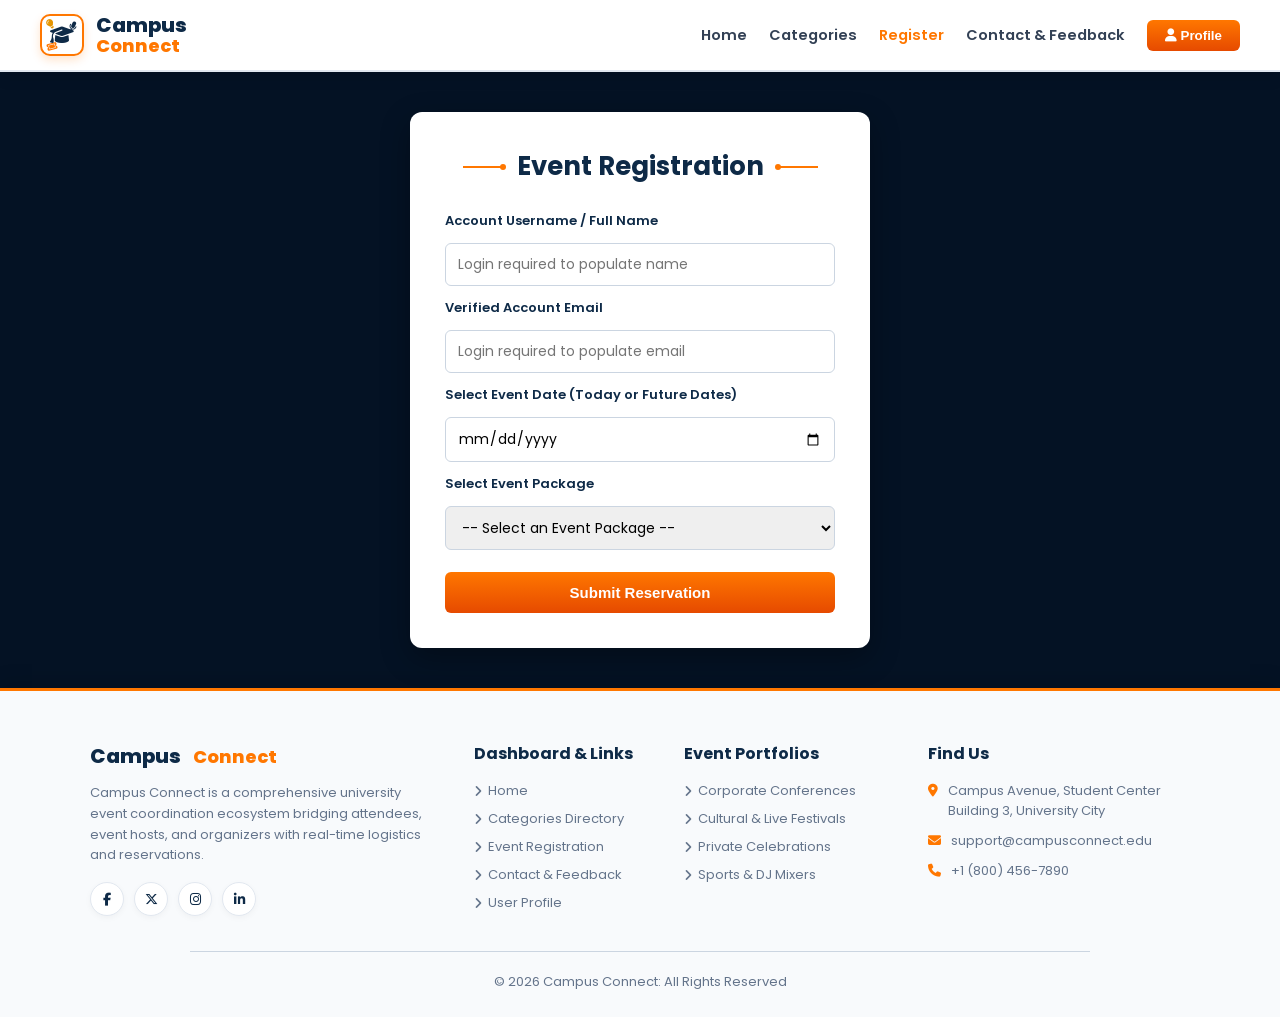
<file: register.html>
<!DOCTYPE html>
<html lang="en">
<head>
  <meta charset="UTF-8" />
  <meta name="viewport" content="width=device-width, initial-scale=1.0" />
  <title>Event Registration - Campus Connect</title>
  <link rel="preconnect" href="https://fonts.googleapis.com">
  <link rel="preconnect" href="https://fonts.gstatic.com" crossorigin>
  <link href="https://fonts.googleapis.com/css2?family=Poppins:wght@300;400;500;600;700;800;900&display=swap" rel="stylesheet">
  <link rel="stylesheet" href="https://cdnjs.cloudflare.com/ajax/libs/font-awesome/6.5.1/css/all.min.css" />
  <link rel="stylesheet" href="style.css" />
</head>
<body>

  <!-- Light Theme Header -->
  <header class="navbar page-nav">
    <div class="logo">
      <div class="brand-badge">
        <i class="fa-solid fa-lightbulb spot-left"></i>
        <i class="fa-solid fa-graduation-cap cap-center"></i>
        <i class="fa-solid fa-microphone mic-right"></i>
        <i class="fa-solid fa-ticket ticket-bottom"></i>
      </div>
      <div class="logo-text-group">
        <span class="logo-campus">Campus</span>
        <span class="logo-connect">Connect</span>
      </div>
    </div>

    <button class="hamburger-btn" id="hamburgerBtn" aria-label="Toggle Navigation">
      <span class="bar"></span>
      <span class="bar"></span>
      <span class="bar"></span>
    </button>

    <nav class="nav-links" id="navLinks">
      <a href="index.html">Home</a>
      <a href="categories.html">Categories</a>
      <a href="register.html" class="active">Register</a>
      <a href="contact.html">Contact & Feedback</a>
      <div id="authNavContainer" class="auth-nav-group"></div>
    </nav>
  </header>

  <main class="page-container form-center-container">
    <div class="form-box">
      <div class="section-title">
        <span class="dot-line left"></span>
        <h2>Event Registration</h2>
        <span class="dot-line right"></span>
      </div>

      <div id="authNotice" class="auth-notice" style="display: none;">
        <i class="fa-solid fa-shield-halved"></i>
        <span>Locked to verified account. You are registering as <strong id="lockedUserDisplay"></strong>.</span>
      </div>
      
      <form id="regForm" class="styled-form">
        <label for="regName">Account Username / Full Name</label>
        <input type="text" id="regName" placeholder="Login required to populate name" required />

        <label for="regEmail">Verified Account Email</label>
        <input type="email" id="regEmail" placeholder="Login required to populate email" required />

        <label for="regDate">Select Event Date (Today or Future Dates)</label>
        <input type="date" id="regDate" required />

        <label for="regCategory">Select Event Package</label>
        <select id="regCategory" required>
          <option value="" disabled selected>-- Select an Event Package --</option>
          <optgroup label="Corporate & Business Events">
            <option value="Conferences and Seminars">Conferences & Seminars (Auditorium)</option>
            <option value="Trade Shows and Exhibitions">Trade Shows & Exhibitions (Expo Gallery)</option>
            <option value="Networking Events">Networking Events (Lounge)</option>
          </optgroup>
          <optgroup label="Entertainment & Cultural Events">
            <option value="Live Music and Festivals">Live Music & Festivals (Amphitheater)</option>
            <option value="Theatrical Performances">Theatrical Performances (Acoustic Theater)</option>
            <option value="Comedy Shows">Comedy Shows (Studio/Club)</option>
          </optgroup>
          <optgroup label="Private Celebrations (With Food & Catering)">
            <option value="Weddings">Weddings & Receptions (Palace Banquet)</option>
            <option value="Birthdays">Birthday Celebrations (Party Hall)</option>
            <option value="Anniversaries">Anniversary Reunions (Crystal Ballroom)</option>
          </optgroup>
          <optgroup label="Community Gatherings">
            <option value="Sports Tournament">Sports Meet & Tournaments (Sports Complex)</option>
            <option value="Art and Craft Workshop">Art & Craft Workshops (Studio Gallery)</option>
            <option value="Social Mixer (DJ Night)">Social Mixer & DJ Nights (Club/Rooftop)</option>
          </optgroup>
        </select>

        <button type="submit" class="btn-orange submit-full">Submit Reservation</button>
      </form>
    </div>
  </main>

  <footer class="footer">
    <div class="footer-grid">
      <div class="footer-col">
        <div class="logo footer-logo">
          <span class="logo-campus">Campus</span>
          <span class="logo-connect">Connect</span>
        </div>
        <p class="footer-about-text">
          Campus Connect is a comprehensive university event coordination ecosystem bridging attendees, event hosts, and organizers with real-time logistics and reservations.
        </p>
        <div class="footer-socials">
          <a href="#" aria-label="Facebook"><i class="fa-brands fa-facebook-f"></i></a>
          <a href="#" aria-label="Twitter"><i class="fa-brands fa-x-twitter"></i></a>
          <a href="#" aria-label="Instagram"><i class="fa-brands fa-instagram"></i></a>
          <a href="#" aria-label="LinkedIn"><i class="fa-brands fa-linkedin-in"></i></a>
        </div>
      </div>

      <div class="footer-col">
        <h4>Dashboard & Links</h4>
        <ul class="footer-links">
          <li><a href="index.html"><i class="fa-solid fa-angle-right"></i> Home</a></li>
          <li><a href="categories.html"><i class="fa-solid fa-angle-right"></i> Categories Directory</a></li>
          <li><a href="register.html"><i class="fa-solid fa-angle-right"></i> Event Registration</a></li>
          <li><a href="contact.html"><i class="fa-solid fa-angle-right"></i> Contact & Feedback</a></li>
          <li><a href="profile.html"><i class="fa-solid fa-angle-right"></i> User Profile</a></li>
        </ul>
      </div>

      <div class="footer-col">
        <h4>Event Portfolios</h4>
        <ul class="footer-links">
          <li><a href="categories.html#corporate"><i class="fa-solid fa-angle-right"></i> Corporate Conferences</a></li>
          <li><a href="categories.html#entertainment"><i class="fa-solid fa-angle-right"></i> Cultural & Live Festivals</a></li>
          <li><a href="categories.html#social"><i class="fa-solid fa-angle-right"></i> Private Celebrations</a></li>
          <li><a href="categories.html#social"><i class="fa-solid fa-angle-right"></i> Sports & DJ Mixers</a></li>
        </ul>
      </div>

      <div class="footer-col">
        <h4>Find Us</h4>
        <div class="footer-contact-item">
          <i class="fa-solid fa-location-dot"></i>
          <span>Campus Avenue, Student Center Building 3, University City</span>
        </div>
        <div class="footer-contact-item">
          <i class="fa-solid fa-envelope"></i>
          <span>support@campusconnect.edu</span>
        </div>
        <div class="footer-contact-item">
          <i class="fa-solid fa-phone"></i>
          <span>+1 (800) 456-7890</span>
        </div>
      </div>
    </div>

    <div class="footer-divider">
      <span class="line"></span>
      <p>&copy; 2026 Campus Connect: All Rights Reserved</p>
      <span class="line"></span>
    </div>
  </footer>

  <!-- Unified Auth Modal -->
  <div id="loginModal" class="modal">
    <div class="modal-content auth-modal-box">
      <button class="close-btn" id="closeLoginBtn">&times;</button>
      <h3 id="authModalTitle">Login to Your Account</h3>
      <p id="authModalDesc" class="auth-desc">Enter your credentials to continue.</p>

      <form id="authForm" class="styled-form">
        <label for="authUsername">Username</label>
        <input type="text" id="authUsername" placeholder="Enter unique username" required />

        <div id="emailGroup" style="display: none;">
          <label for="authEmail">Email Address</label>
          <input type="email" id="authEmail" placeholder="Enter valid email" />
        </div>

        <div id="passwordGroup">
          <label for="authPassword">Password</label>
          <input type="password" id="authPassword" placeholder="Enter password" required />
        </div>

        <div id="confirmPasswordGroup" style="display: none;">
          <label for="authConfirmPassword">Confirm Password</label>
          <input type="password" id="authConfirmPassword" placeholder="Confirm your password" />
        </div>

        <button type="submit" id="authSubmitBtn" class="btn-orange submit-full">Login</button>
      </form>

      <form id="forgotForm" class="styled-form" style="display: none;">
        <label for="forgotUsername">Username</label>
        <input type="text" id="forgotUsername" placeholder="Enter your registered username" required />

        <label for="forgotEmail">Registered Email</label>
        <input type="email" id="forgotEmail" placeholder="Enter your account email" required />

        <label for="forgotNewPassword">New Password</label>
        <input type="password" id="forgotNewPassword" placeholder="Create a new password" required />

        <label for="forgotConfirmPassword">Confirm New Password</label>
        <input type="password" id="forgotConfirmPassword" placeholder="Confirm new password" required />

        <button type="submit" class="btn-orange submit-full">Reset & Update Password</button>
      </form>

      <div class="auth-toggle-box">
        <div id="forgotPasswordLinkContainer">
          <a href="#" id="forgotPasswordLink">Forgot Password?</a>
        </div>
        <a href="#" id="toggleAuthMode">Don't have an account? <strong>Sign Up</strong></a>
      </div>
    </div>
  </div>

  <div id="toast" class="toast"></div>
  <script src="script.js"></script>
</body>
</html>
</file>
<file: style.css>
:root {
  --primary-navy: #0e2a47;
  --secondary-navy: #081d33;
  --deep-blue: #041224;
  --accent-orange-start: #ff7700;
  --accent-orange-end: #e64a00;
  --warm-gold: #ffbe3b;
  --cream-white: #f8f6f0;
  
  /* Distinct Light Header & Footer Palettes */
  --header-bg: #ffffff;
  --header-border: #e2e8f0;
  --footer-bg: #f8fafc;
  --footer-border: #e2e8f0;
  
  --font-main: 'Poppins', sans-serif;
}

* {
  margin: 0;
  padding: 0;
  box-sizing: border-box;
  scroll-behavior: smooth;
}

/* Original Body Theme Restored */
body {
  font-family: var(--font-main);
  background-color: var(--deep-blue);
  color: #333;
  display: flex;
  flex-direction: column;
  min-height: 100vh;
}

/* --- LIGHT HEADER WITH CLEAR PARTITION --- */
.navbar {
  position: sticky;
  top: 0;
  left: 0;
  width: 100%;
  padding: 14px 40px;
  display: flex;
  justify-content: space-between;
  align-items: center;
  z-index: 100;
  background: var(--header-bg);
  border-bottom: 2px solid var(--header-border);
  box-shadow: 0 4px 15px rgba(0, 0, 0, 0.12); /* Clean partition shadow */
}

.logo {
  display: flex;
  align-items: center;
  gap: 12px;
  cursor: pointer;
}

.brand-badge {
  position: relative;
  width: 44px;
  height: 42px;
  background: #ffffff;
  border: 2px solid var(--accent-orange-start);
  border-radius: 10px;
  display: flex;
  align-items: center;
  justify-content: center;
  box-shadow: 0 4px 10px rgba(255, 119, 0, 0.2);
}

.brand-badge .cap-center {
  font-size: 19px;
  color: var(--primary-navy);
  z-index: 3;
}

.brand-badge .spot-left {
  position: absolute;
  top: 3px;
  left: 4px;
  font-size: 10px;
  color: #e69500;
  transform: rotate(-30deg);
}

.brand-badge .mic-right {
  position: absolute;
  top: 5px;
  right: 5px;
  font-size: 10px;
  color: var(--primary-navy);
  transform: rotate(25deg);
}

.brand-badge .ticket-bottom {
  position: absolute;
  bottom: 3px;
  left: 5px;
  font-size: 9px;
  color: var(--accent-orange-start);
  transform: rotate(-15deg);
}

.logo-text-group {
  display: flex;
  flex-direction: column;
  line-height: 1.1;
}

.logo-campus {
  font-size: 20px;
  font-weight: 800;
  color: var(--primary-navy);
}

.logo-connect {
  font-size: 18px;
  font-weight: 800;
  color: var(--accent-orange-start);
}

.nav-links {
  display: flex;
  align-items: center;
  gap: 22px;
}

.nav-links a {
  text-decoration: none;
  color: #334155;
  font-weight: 600;
  font-size: 14.5px;
  transition: color 0.2s;
}

.nav-links a:hover,
.nav-links a.active {
  color: var(--accent-orange-start);
}

/* 3-Line Hamburger Button */
.hamburger-btn {
  display: none;
  flex-direction: column;
  justify-content: space-between;
  width: 28px;
  height: 20px;
  background: transparent;
  border: none;
  cursor: pointer;
  z-index: 101;
  padding: 0;
  margin-left: auto;
}

.hamburger-btn .bar {
  height: 3px;
  width: 100%;
  background-color: var(--primary-navy);
  border-radius: 4px;
  transition: all 0.3s ease-in-out;
}

.hamburger-btn.active .bar:nth-child(1) { transform: translateY(8.5px) rotate(45deg); }
.hamburger-btn.active .bar:nth-child(2) { opacity: 0; }
.hamburger-btn.active .bar:nth-child(3) { transform: translateY(-8.5px) rotate(-45deg); }

/* Dynamic Auth Elements in Light Navbar */
.auth-nav-group {
  display: flex;
  align-items: center;
  gap: 12px;
}

.nav-user-link {
  color: var(--primary-navy) !important;
  font-weight: 700;
  display: flex;
  align-items: center;
  gap: 6px;
  text-decoration: none;
}

.nav-logout-btn {
  padding: 6px 14px;
  font-size: 12.5px;
}

/* --- BUTTONS --- */
.btn-orange {
  background: linear-gradient(180deg, var(--accent-orange-start) 0%, var(--accent-orange-end) 100%);
  color: #ffffff;
  border: none;
  border-radius: 6px;
  padding: 8px 18px;
  font-weight: 600;
  cursor: pointer;
  text-decoration: none;
  display: inline-block;
  text-align: center;
  transition: transform 0.2s, box-shadow 0.2s;
}

.btn-orange:hover {
  transform: translateY(-2px);
  box-shadow: 0 4px 12px rgba(230, 74, 0, 0.4);
}

.btn-secondary {
  background: #ffffff;
  color: var(--primary-navy);
  border: 1px solid #cbd5e1;
  border-radius: 6px;
  padding: 8px 18px;
  font-weight: 600;
  text-decoration: none;
  display: inline-block;
  cursor: pointer;
  transition: all 0.2s;
}

.btn-secondary:hover {
  background: #f8fafc;
  border-color: var(--accent-orange-start);
  color: var(--accent-orange-start);
}

.submit-full {
  width: 100%;
  padding: 12px;
  font-size: 15px;
  margin-top: 10px;
}

/* --- SECTION TITLES --- */
.section-title {
  display: flex;
  align-items: center;
  justify-content: center;
  gap: 14px;
  margin-bottom: 25px;
}

.section-title h2 {
  font-size: 26px;
  font-weight: 700;
  color: var(--primary-navy);
}

.categories-highlight-title .categories-banner-text {
  background: linear-gradient(135deg, #e64a00 0%, #ff8c00 50%, #ffbe3b 100%);
  -webkit-background-clip: text;
  -webkit-text-fill-color: transparent;
  font-size: 28px;
  font-weight: 800;
}

.dot-line {
  position: relative;
  display: inline-block;
  height: 2px;
  width: 40px;
  background: var(--accent-orange-start);
}

.dot-line::after {
  content: '';
  position: absolute;
  top: 50%;
  width: 6px;
  height: 6px;
  background: var(--accent-orange-start);
  border-radius: 50%;
  transform: translateY(-50%);
}
.dot-line.left::after { right: -3px; }
.dot-line.right::after { left: -3px; }

/* --- HERO SECTION --- */
.hero-section {
  position: relative;
  min-height: 75vh;
  display: flex;
  align-items: center;
  justify-content: center;
  text-align: center;
  padding: 100px 20px 80px;
  background: linear-gradient(180deg, rgba(8, 29, 51, 0.8) 0%, rgba(224, 112, 18, 0.5) 50%, rgba(8, 29, 51, 0.9) 100%),
              url('https://images.unsplash.com/photo-1492684223066-81342ee5ff30?auto=format&fit=crop&w=1920&q=80') center/cover no-repeat;
}

.hero-content h1 {
  color: #fff;
  font-size: 40px;
  font-weight: 800;
  margin-bottom: 12px;
}

.hero-content p {
  color: #f1f5f9;
  font-size: 16px;
  margin-bottom: 22px;
}

.wave-divider {
  position: absolute;
  bottom: 0;
  left: 0;
  width: 100%;
  line-height: 0;
}

.wave-divider svg {
  width: 100%;
  height: 55px;
  fill: var(--cream-white);
}

/* --- EVENT SHOWCASE (Cream background preserved) --- */
.events-section {
  background: transparent;
  padding: 50px 30px 70px;
}

.events-container {
  display: grid;
  grid-template-columns: repeat(auto-fit, minmax(300px, 1fr));
  gap: 25px;
  max-width: 1100px;
  margin: 0 auto;
}

.event-card {
  background: #ffffff;
  border-radius: 12px;
  overflow: hidden;
  box-shadow: 0 4px 18px rgba(0,0,0,0.08);
  display: flex;
  flex-direction: column;
}

.categories-highlight-title .categories-banner-text {
  background: linear-gradient(135deg, #e64a00 0%, #ff8c00 50%, #ffbe3b 100%);
  -webkit-background-clip: text;
  -webkit-text-fill-color: transparent;
  font-size: 28px;
  font-weight: 800;
  letter-spacing: 0.5px;
}

.card-image {
  height: 180px;
  background-size: cover;
  background-position: center;
}

.corp-img { background-image: url('https://images.unsplash.com/photo-1511578314322-379afb476865?auto=format&fit=crop&w=600&q=80'); }
.cultural-img { background-image: url('https://images.unsplash.com/photo-1514525253161-7a46d19cd819?auto=format&fit=crop&w=600&q=80'); }
.social-img { background-image: url('https://images.unsplash.com/photo-1511795409834-ef04bbd61622?auto=format&fit=crop&w=600&q=80'); }

.card-body {
  padding: 20px;
  text-align: center;
  display: flex;
  flex-direction: column;
  flex-grow: 1;
}

.card-body h3 {
  color: var(--primary-navy);
  font-size: 18px;
  margin-bottom: 8px;
}

.event-desc {
  font-size: 13.5px;
  color: #64748b;
  margin-bottom: 20px;
}

.card-btn-group {
  margin-top: auto;
  display: flex;
  gap: 10px;
  justify-content: center;
}

/* --- PAGE CONTAINERS --- */
.page-container {
  max-width: 1050px;
  margin: 40px auto;
  padding: 0 20px;
  flex-grow: 1;
}

.form-center-container {
  display: flex;
  justify-content: center;
}

/* --- CATEGORY DIRECTORY CARDS --- */
.category-group {
  margin-bottom: 45px;
}

.group-heading {
  display: flex;
  align-items: center;
  gap: 12px;
  margin-bottom: 20px;
  border-bottom: 2px solid rgba(255, 119, 0, 0.3);
  padding-bottom: 10px;
}

.group-heading h2 {
  font-size: 22px;
  color: #ffffff;
  font-weight: 700;
}

.group-icon {
  font-size: 24px;
  color: var(--accent-orange-start);
}

.subgroup-title {
  color: var(--warm-gold);
  font-size: 17px;
  margin: 25px 0 15px 0;
  display: flex;
  align-items: center;
  gap: 10px;
}

.sub-event-grid {
  display: grid;
  grid-template-columns: repeat(auto-fit, minmax(310px, 1fr));
  gap: 22px;
}

.detailed-event-card {
  background: #ffffff;
  border-radius: 12px;
  padding: 24px;
  position: relative;
  display: flex;
  flex-direction: column;
  box-shadow: 0 8px 24px rgba(0, 0, 0, 0.2);
  border-top: 4px solid var(--accent-orange-start);
  transition: transform 0.2s, box-shadow 0.2s;
}

.detailed-event-card:hover {
  transform: translateY(-4px);
  box-shadow: 0 12px 28px rgba(0, 0, 0, 0.3);
}

.card-badge {
  position: absolute;
  top: 14px;
  right: 14px;
  background: #f1f5f9;
  color: var(--primary-navy);
  font-size: 11px;
  font-weight: 700;
  padding: 4px 10px;
  border-radius: 20px;
  text-transform: uppercase;
}

.detailed-event-card h3 {
  color: var(--primary-navy);
  font-size: 19px;
  margin-bottom: 8px;
}

.card-summary {
  font-size: 13px;
  color: #64748b;
  line-height: 1.5;
  margin-bottom: 14px;
}

.spec-list {
  list-style: none;
  border-top: 1px dashed #e2e8f0;
  border-bottom: 1px dashed #e2e8f0;
  padding: 12px 0;
  margin-bottom: 16px;
  display: flex;
  flex-direction: column;
  gap: 8px;
}

.spec-list li {
  font-size: 13px;
  color: #334155;
  display: flex;
  align-items: center;
  gap: 8px;
}

.spec-list li i {
  color: var(--accent-orange-start);
  width: 18px;
}

.card-actions {
  margin-top: auto;
  display: flex;
  gap: 10px;
}

.card-actions button,
.card-actions a {
  flex: 1;
  font-size: 13px;
  padding: 8px 0;
  text-align: center;
}

/* --- FORMS & PROFILE CARDS --- */
.form-box, .profile-card {
  background: #ffffff;
  padding: 35px;
  border-radius: 12px;
  width: 100%;
  max-width: 560px;
  box-shadow: 0 10px 30px rgba(0,0,0,0.3);
}

.styled-form {
  display: flex;
  flex-direction: column;
  gap: 12px;
}

.styled-form label {
  font-size: 13px;
  font-weight: 600;
  color: var(--primary-navy);
}

.styled-form input,
.styled-form textarea,
.styled-form select {
  width: 100%;
  padding: 10px 12px;
  border: 1px solid #cbd5e1;
  border-radius: 6px;
  font-family: inherit;
  font-size: 14px;
  outline: none;
}

.styled-form input:focus,
.styled-form select:focus,
.styled-form textarea:focus {
  border-color: var(--accent-orange-start);
}

.auth-notice {
  background: #eff6ff;
  border: 1px solid #bfdbfe;
  color: #1e40af;
  padding: 10px 14px;
  border-radius: 6px;
  font-size: 13px;
  display: flex;
  align-items: center;
  gap: 8px;
  margin-bottom: 14px;
}

input[readonly] {
  background-color: #f8fafc;
  color: #475569;
  cursor: not-allowed;
  border-color: #e2e8f0;
}

/* Profile Internal Elements */
.profile-header {
  display: flex;
  align-items: center;
  gap: 18px;
  border-bottom: 1px solid #e2e8f0;
  padding-bottom: 16px;
  margin-bottom: 20px;
}

.profile-avatar {
  font-size: 54px;
  color: var(--accent-orange-start);
}

.profile-meta h2 {
  color: var(--primary-navy);
  font-size: 22px;
}

.profile-email-tag {
  color: #64748b;
  font-size: 13.5px;
  margin-bottom: 4px;
}

.active-badge {
  background: #e0f2fe;
  color: #0369a1;
  font-size: 11.5px;
  font-weight: 600;
  padding: 3px 8px;
  border-radius: 12px;
}

.profile-toolbar {
  display: flex;
  justify-content: space-between;
  align-items: center;
  margin-bottom: 15px;
}

.no-bookings-box {
  text-align: center;
  padding: 30px;
  background: #f8fafc;
  border-radius: 8px;
  border: 1px dashed #cbd5e1;
  color: #64748b;
}

.no-bookings-box i {
  font-size: 32px;
  margin-bottom: 8px;
  color: #94a3b8;
}

.booking-list {
  list-style: none;
  margin-top: 10px;
}

.booking-item {
  background: #f8fafc;
  padding: 14px 16px;
  border-radius: 8px;
  margin-bottom: 10px;
  display: flex;
  justify-content: space-between;
  align-items: center;
  border: 1px solid #e2e8f0;
}

.status-tag {
  background: #dcfce7;
  color: #166534;
  font-size: 12px;
  font-weight: 600;
  padding: 4px 10px;
  border-radius: 12px;
}

.profile-footer-action {
  margin-top: 24px;
  border-top: 1px solid #e2e8f0;
  padding-top: 18px;
}

/* --- LIGHT FOOTER WITH PROMINENT PARTITION --- */
.footer {
  background: var(--footer-bg);
  border-top: 3px solid var(--accent-orange-start); /* Crisp brand divider line */
  box-shadow: 0 -4px 20px rgba(0, 0, 0, 0.15); /* Partition shadow separating body */
  padding: 50px 30px 25px;
  color: #334155;
  margin-top: auto;
}

.footer-grid {
  display: grid;
  grid-template-columns: 2fr 1fr 1.2fr 1.5fr;
  gap: 35px;
  max-width: 1100px;
  margin: 0 auto 35px auto;
}

.footer-col h4 {
  font-size: 16px;
  color: var(--primary-navy);
  margin-bottom: 15px;
  font-weight: 700;
}

.footer-about-text {
  font-size: 13px;
  line-height: 1.6;
  margin: 12px 0 16px 0;
  color: #64748b;
}

.footer-socials {
  display: flex;
  gap: 10px;
}

.footer-socials a {
  width: 34px;
  height: 34px;
  border-radius: 50%;
  background: #ffffff;
  color: var(--primary-navy);
  display: flex;
  align-items: center;
  justify-content: center;
  text-decoration: none;
  font-size: 13px;
  transition: all 0.2s;
  border: 1px solid var(--footer-border);
  box-shadow: 0 2px 6px rgba(0,0,0,0.04);
}

.footer-socials a:hover {
  background: var(--accent-orange-start);
  color: #ffffff;
  border-color: var(--accent-orange-start);
}

.footer-links {
  list-style: none;
  display: flex;
  flex-direction: column;
  gap: 8px;
}

.footer-links a {
  text-decoration: none;
  color: #64748b;
  font-size: 13px;
  transition: color 0.2s;
  display: flex;
  align-items: center;
  gap: 6px;
}

.footer-links a:hover {
  color: var(--accent-orange-start);
}

.footer-contact-item {
  display: flex;
  align-items: flex-start;
  gap: 10px;
  font-size: 13px;
  color: #64748b;
  margin-bottom: 10px;
}

.footer-contact-item i {
  color: var(--accent-orange-start);
  margin-top: 3px;
}

.footer-divider {
  display: flex;
  align-items: center;
  justify-content: center;
  gap: 16px;
  max-width: 900px;
  margin: 0 auto;
  border-top: 1px solid #cbd5e1;
  padding-top: 20px;
}

.footer-divider p {
  font-size: 13px;
  color: #64748b;
}

/* --- MODALS & NOTIFICATIONS --- */
.modal {
  display: none;
  position: fixed;
  top: 0; left: 0;
  width: 100%; height: 100%;
  background: rgba(4, 18, 36, 0.75);
  z-index: 200;
  justify-content: center;
  align-items: center;
}

.modal.active { display: flex; }

.modal-content {
  background: #ffffff;
  padding: 30px;
  border-radius: 12px;
  width: 90%;
  max-width: 420px;
  position: relative;
  box-shadow: 0 12px 35px rgba(0,0,0,0.3);
}

.close-btn {
  position: absolute;
  top: 12px; right: 16px;
  background: none; border: none;
  font-size: 24px; cursor: pointer;
  color: #94a3b8;
}

.auth-desc {
  font-size: 13px;
  color: #64748b;
  margin-bottom: 16px;
}

.auth-toggle-box {
  margin-top: 15px;
  display: flex;
  flex-direction: column;
  gap: 6px;
  font-size: 13px;
  text-align: center;
}

.auth-toggle-box a {
  color: var(--primary-navy);
  text-decoration: none;
}

.auth-toggle-box a strong {
  color: var(--accent-orange-start);
}

#forgotPasswordLink {
  color: #64748b;
  font-size: 12.5px;
}

/* Toast */
.toast {
  visibility: hidden;
  min-width: 250px;
  background-color: var(--primary-navy);
  color: #fff;
  text-align: center;
  border-radius: 8px;
  padding: 12px 20px;
  position: fixed;
  bottom: 25px; left: 50%;
  transform: translateX(-50%);
  z-index: 300;
  font-size: 13.5px;
  box-shadow: 0 4px 15px rgba(0,0,0,0.3);
}

.toast.show { visibility: visible; }

/* Responsive Adjustments */
@media (max-width: 860px) {
  .footer-grid { grid-template-columns: 1fr 1fr; }
}

@media (max-width: 820px) {
  .navbar {
    flex-direction: row !important;
    justify-content: space-between !important;
    padding: 14px 20px;
  }

  .hamburger-btn {
    display: flex;
  }

  .nav-links {
    display: none;
    flex-direction: column;
    position: absolute;
    top: 100%;
    left: 0;
    width: 100%;
    background: var(--header-bg);
    padding: 24px 20px;
    box-shadow: 0 8px 20px rgba(0, 0, 0, 0.15);
    gap: 16px;
    text-align: center;
    border-top: 1px solid var(--header-border);
  }

  .nav-links.show {
    display: flex;
  }

  .footer-grid { grid-template-columns: 1fr; }
}
</file>
